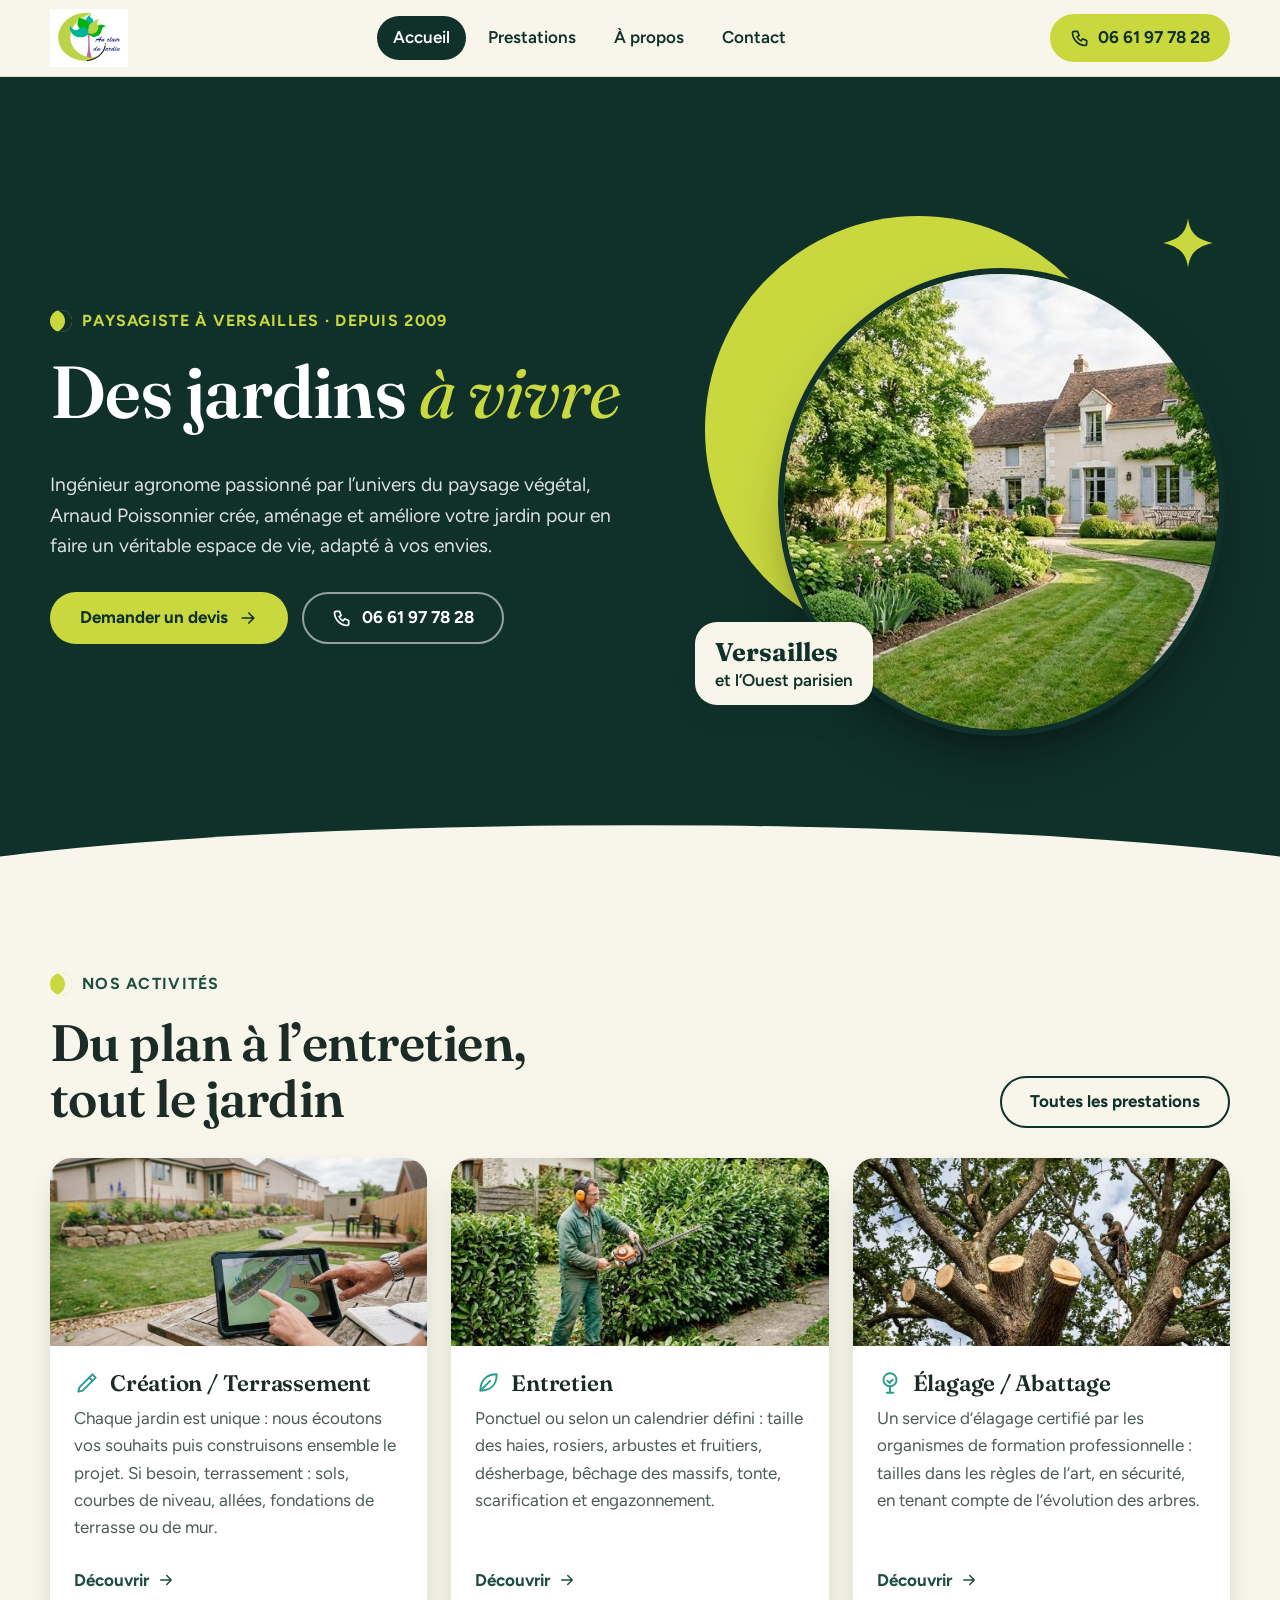
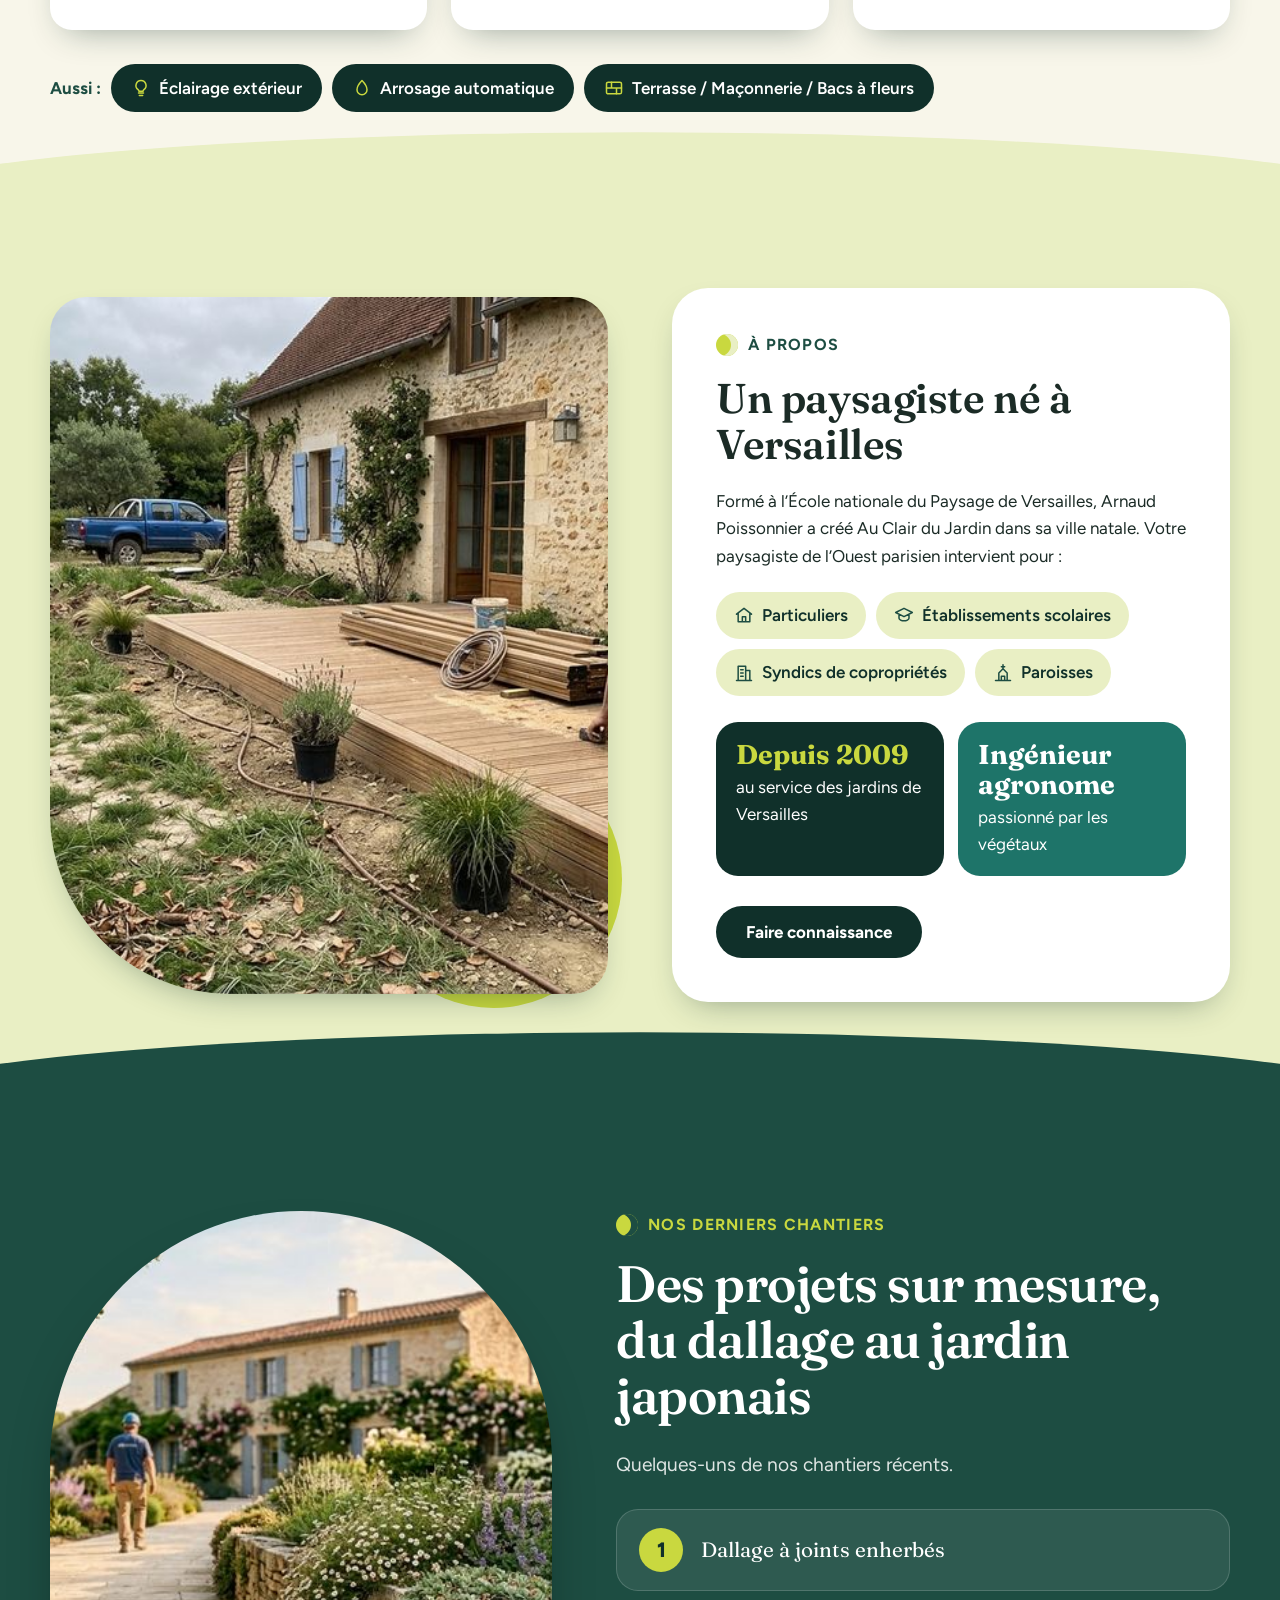
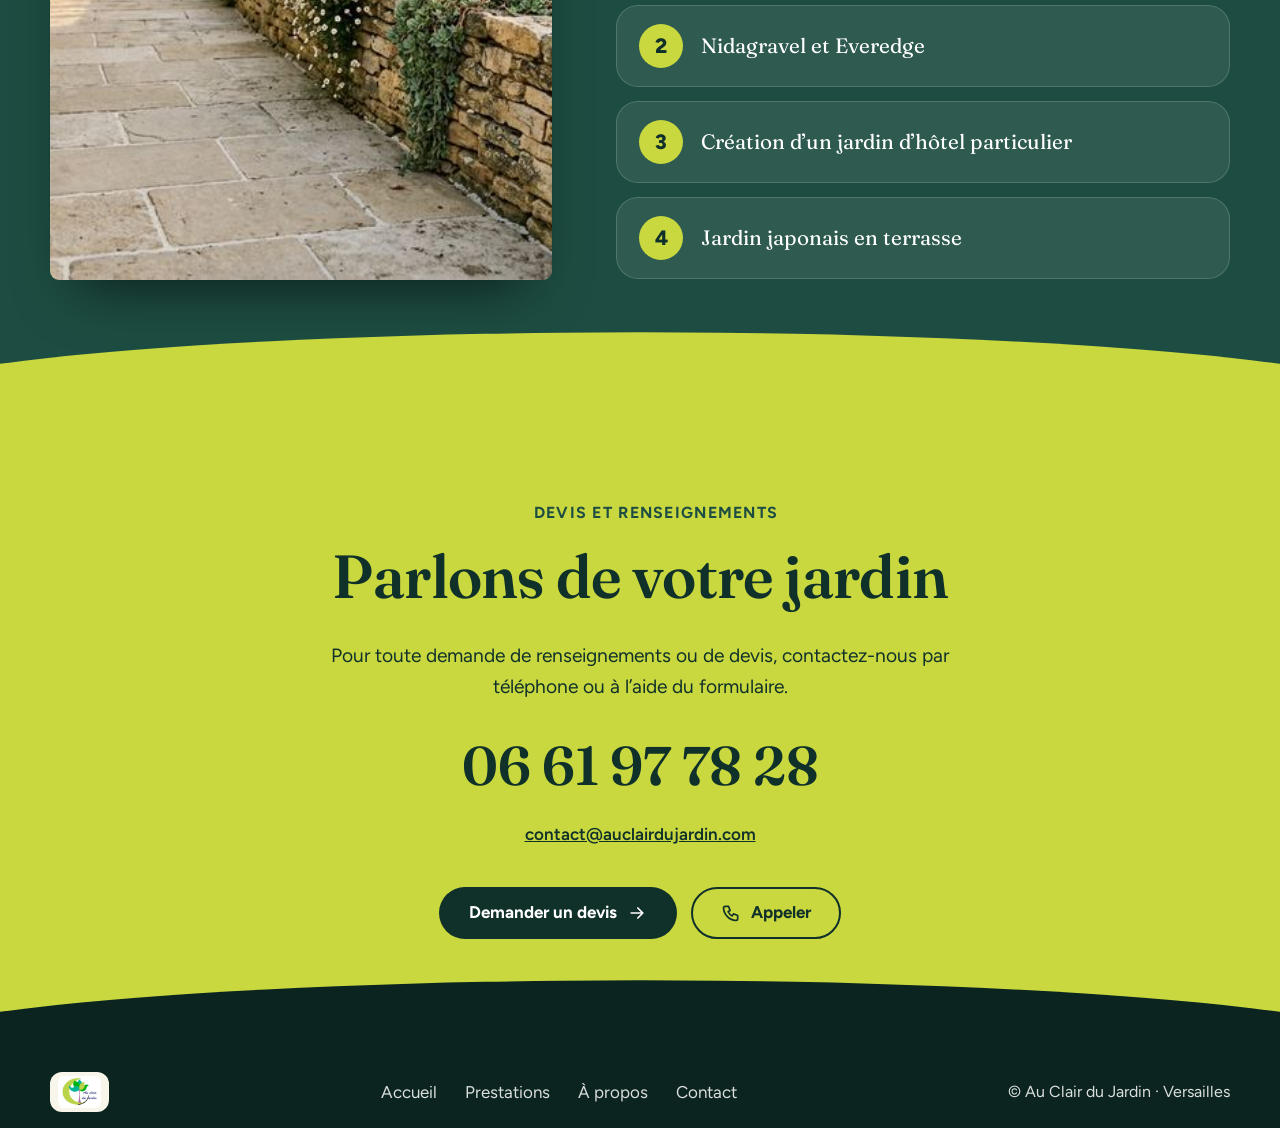
<file: index.html>
<!DOCTYPE html>
<html lang="fr">
<head>
<meta charset="utf-8">
<meta name="viewport" content="width=device-width,initial-scale=1">
<title>Au Clair du Jardin – Paysagiste à Versailles</title>
<meta name="description" content="Au Clair du Jardin, paysagiste à Versailles : création et terrassement, entretien, élagage, éclairage, arrosage, terrasses et maçonnerie paysagère.">
<meta name="robots" content="noindex, nofollow">
<link rel="icon" href="images/logo.png" type="image/png">
<link rel="preconnect" href="https://fonts.googleapis.com">
<link rel="preconnect" href="https://fonts.gstatic.com" crossorigin>
<link rel="stylesheet" href="https://fonts.googleapis.com/css2?family=Figtree:wght@400;600;700;800&family=Fraunces:ital,opsz,wght@0,9..144,500;0,9..144,600;1,9..144,400&display=swap">
<link rel="stylesheet" href="css/style.css">
</head>
<body>
<svg width="0" height="0" style="position:absolute" aria-hidden="true" focusable="false">
  <symbol id="i-tel" viewBox="0 0 24 24"><path fill="none" stroke="currentColor" stroke-width="2" stroke-linecap="round" stroke-linejoin="round" d="M5 4h4l2 5-2.5 1.5a11 11 0 0 0 5 5L15 13l5 2v4a2 2 0 0 1-2 2A16 16 0 0 1 3 6a2 2 0 0 1 2-2z"/></symbol>
  <symbol id="i-plan" viewBox="0 0 24 24"><g fill="none" stroke="currentColor" stroke-width="1.8" stroke-linecap="round" stroke-linejoin="round"><path d="M4 20l1-4L17 4l3 3L8 19z"/><path d="M14 7l3 3"/></g></symbol>
  <symbol id="i-feuille" viewBox="0 0 24 24"><g fill="none" stroke="currentColor" stroke-width="1.8" stroke-linecap="round" stroke-linejoin="round"><path d="M5 19C5 9 11 4 20 4c0 9-5 15-15 15z"/><path d="M5 19l9-9"/></g></symbol>
  <symbol id="i-arbre" viewBox="0 0 24 24"><g fill="none" stroke="currentColor" stroke-width="1.8" stroke-linecap="round" stroke-linejoin="round"><circle cx="12" cy="9" r="6"/><path d="M12 15v6M9 21h6M12 12l-2.5-2M12 11l2.5-2"/></g></symbol>
  <symbol id="i-lampe" viewBox="0 0 24 24"><g fill="none" stroke="currentColor" stroke-width="1.8" stroke-linecap="round" stroke-linejoin="round"><path d="M9 18h6M10 21h4M12 3a6 6 0 0 0-3.5 10.9c.6.5 1 1.2 1 2.1h5c0-.9.4-1.6 1-2.1A6 6 0 0 0 12 3z"/></g></symbol>
  <symbol id="i-goutte" viewBox="0 0 24 24"><g fill="none" stroke="currentColor" stroke-width="1.8" stroke-linecap="round" stroke-linejoin="round"><path d="M12 3s6 6.2 6 11a6 6 0 0 1-12 0c0-4.800 6-11 6-11z"/></g></symbol>
  <symbol id="i-briques" viewBox="0 0 24 24"><g fill="none" stroke="currentColor" stroke-width="1.8" stroke-linecap="round" stroke-linejoin="round"><rect x="3" y="5" width="18" height="14" rx="2"/><path d="M3 12h18M9 5v7M15 12v7"/></g></symbol>
  <symbol id="i-maison" viewBox="0 0 24 24"><g fill="none" stroke="currentColor" stroke-width="1.8" stroke-linecap="round" stroke-linejoin="round"><path d="M3 11l9-7 9 7M5 10v10h14V10M10 20v-6h4v6"/></g></symbol>
  <symbol id="i-ecole" viewBox="0 0 24 24"><g fill="none" stroke="currentColor" stroke-width="1.8" stroke-linecap="round" stroke-linejoin="round"><path d="M2 9l10-5 10 5-10 5zM6 11v5c0 1.500 3 3 6 3s6-1.500 6-3v-5"/></g></symbol>
  <symbol id="i-immeuble" viewBox="0 0 24 24"><g fill="none" stroke="currentColor" stroke-width="1.8" stroke-linecap="round" stroke-linejoin="round"><path d="M5 21V4h9v17M14 9h5v12M3 21h18M8 8h3M8 12h3M8 16h3"/></g></symbol>
  <symbol id="i-eglise" viewBox="0 0 24 24"><g fill="none" stroke="currentColor" stroke-width="1.8" stroke-linecap="round" stroke-linejoin="round"><path d="M12 2v5M10 4.500h4M7 21V12l5-5 5 5v9M3 21h18M10 21v-5h4v5"/></g></symbol>
  <symbol id="i-fleche" viewBox="0 0 24 24"><path fill="none" stroke="currentColor" stroke-width="2" stroke-linecap="round" stroke-linejoin="round" d="M5 12h14M13 6l6 6-6 6"/></symbol>
  <symbol id="i-etoile" viewBox="0 0 24 24"><path fill="currentColor" d="M12 1c.8 6 3.200 9.200 11 11-7.800 1.800-10.200 5-11 11-.8-6-3.200-9.200-11-11 7.800-1.800 10.200-5 11-11z"/></symbol>
</svg>
<a class="skip" href="#contenu">Aller au contenu</a>

<header class="site-header">
  <div class="wrap bar">
    <a class="logo" href="https://webaunet.github.io/au-clair-du-jardin/" aria-label="Au Clair du Jardin – accueil"><img src="images/logo.png" width="263" height="195" alt="Au Clair du Jardin"></a>
    <nav class="nav" id="nav" aria-label="Navigation principale">
      <ul class="nav-list">
        <li><a href="index.html" aria-current="page">Accueil</a></li>
        <li><a href="prestations.html">Prestations</a></li>
        <li><a href="a-propos.html">À propos</a></li>
        <li><a href="contact.html">Contact</a></li>
      </ul>
    </nav>
    <div class="bar-actions">
      <a class="call" href="tel:+33661977828" aria-label="Appeler le 06 61 97 78 28"><svg aria-hidden="true"><use href="#i-tel"/></svg><span>06 61 97 78 28</span></a>
      <button class="burger" type="button" aria-expanded="false" aria-controls="nav" aria-label="Ouvrir le menu"><span></span><span></span><span></span></button>
    </div>
  </div>
</header>

<main id="contenu">

<section class="s s-dark hero" aria-labelledby="t-hero">
  <div class="wrap hero-grid">
    <div>
      <span class="eyebrow">Paysagiste à Versailles · depuis 2009</span>
      <h1 id="t-hero">Des jardins <em>à vivre</em></h1>
      <p class="lead">Ingénieur agronome passionné par l’univers du paysage végétal, Arnaud Poissonnier crée, aménage et améliore votre jardin pour en faire un véritable espace de vie, adapté à vos envies.</p>
      <div class="actions">
        <a class="btn btn-lune" href="contact.html">Demander un devis <svg aria-hidden="true"><use href="#i-fleche"/></svg></a>
        <a class="btn btn-contour" href="tel:+33661977828"><svg aria-hidden="true"><use href="#i-tel"/></svg>06 61 97 78 28</a>
      </div>
    </div>
    <div class="moon">
      <div class="photo"><img src="images/jardin-entretien.jpg" width="1100" height="600" alt="Jardin paysager avec allée de gravier, pelouse tondue et massifs fleuris devant une maison de pierre"></div>
      <svg class="etoile" aria-hidden="true"><use href="#i-etoile"/></svg>
      <div class="badge"><b>Versailles</b>et l’Ouest parisien</div>
    </div>
  </div>
</section>

<section class="s prest" id="prestations" aria-labelledby="t-prest">
  <div class="wrap">
    <div class="tete rv">
      <div>
        <span class="eyebrow">Nos activités</span>
        <h2 id="t-prest">Du plan à l’entretien, tout le jardin</h2>
      </div>
      <a class="btn btn-contour-nuit" href="prestations.html">Toutes les prestations</a>
    </div>
    <div class="cartes">
      <article class="carte rv">
        <div class="vis"><img src="images/conception-jardin.jpg" width="1000" height="545" loading="lazy" alt="Projet de jardin présenté sur une tablette, devant un jardin aménagé"></div>
        <div class="corps"><h3><svg aria-hidden="true"><use href="#i-plan"/></svg>Création / Terrassement</h3>
        <p>Chaque jardin est unique : nous écoutons vos souhaits puis construisons ensemble le projet. Si besoin, terrassement : sols, courbes de niveau, allées, fondations de terrasse ou de mur.</p>
        <a class="plus" href="prestations.html#creation">Découvrir <svg width="18" height="18" aria-hidden="true"><use href="#i-fleche"/></svg></a></div>
      </article>
      <article class="carte rv">
        <div class="vis"><img src="images/taille-haies.jpg" width="900" height="672" loading="lazy" alt="Jardinier taillant une haie au taille-haie électrique"></div>
        <div class="corps"><h3><svg aria-hidden="true"><use href="#i-feuille"/></svg>Entretien</h3>
        <p>Ponctuel ou selon un calendrier défini : taille des haies, rosiers, arbustes et fruitiers, désherbage, bêchage des massifs, tonte, scarification et engazonnement.</p>
        <a class="plus" href="prestations.html#entretien">Découvrir <svg width="18" height="18" aria-hidden="true"><use href="#i-fleche"/></svg></a></div>
      </article>
      <article class="carte rv">
        <div class="vis"><img src="images/elagage-arbre.jpg" width="900" height="491" loading="lazy" alt="Grand arbre élagué, avec un grimpeur dans la couronne"></div>
        <div class="corps"><h3><svg aria-hidden="true"><use href="#i-arbre"/></svg>Élagage / Abattage</h3>
        <p>Un service d’élagage certifié par les organismes de formation professionnelle : tailles dans les règles de l’art, en sécurité, en tenant compte de l’évolution des arbres.</p>
        <a class="plus" href="prestations.html#elagage">Découvrir <svg width="18" height="18" aria-hidden="true"><use href="#i-fleche"/></svg></a></div>
      </article>
    </div>
    <ul class="aussi rv">
      <li><span>Aussi :</span></li>
      <li><a href="prestations.html#eclairage"><svg aria-hidden="true"><use href="#i-lampe"/></svg>Éclairage extérieur</a></li>
      <li><a href="prestations.html#arrosage"><svg aria-hidden="true"><use href="#i-goutte"/></svg>Arrosage automatique</a></li>
      <li><a href="prestations.html#terrasse"><svg aria-hidden="true"><use href="#i-briques"/></svg>Terrasse / Maçonnerie / Bacs à fleurs</a></li>
    </ul>
  </div>
</section>

<section class="s apropos" aria-labelledby="t-ap">
  <div class="wrap ap-grid">
    <div class="ap-photo rv"><img src="images/terrasse-bois.jpg" width="1000" height="545" loading="lazy" alt="Pose d’une terrasse en bois devant une maison de pierre aux volets bleus"></div>
    <div class="carte-ap rv">
      <span class="eyebrow">À propos</span>
      <h2 id="t-ap">Un paysagiste né à Versailles</h2>
      <p>Formé à l’École nationale du Paysage de Versailles, Arnaud Poissonnier a créé Au Clair du Jardin dans sa ville natale. Votre paysagiste de l’Ouest parisien intervient pour :</p>
      <ul class="pour">
        <li><svg aria-hidden="true"><use href="#i-maison"/></svg>Particuliers</li>
        <li><svg aria-hidden="true"><use href="#i-ecole"/></svg>Établissements scolaires</li>
        <li><svg aria-hidden="true"><use href="#i-immeuble"/></svg>Syndics de copropriétés</li>
        <li><svg aria-hidden="true"><use href="#i-eglise"/></svg>Paroisses</li>
      </ul>
      <div class="faits">
        <div class="fait"><b>Depuis 2009</b>au service des jardins de Versailles</div>
        <div class="fait"><b>Ingénieur agronome</b>passionné par les végétaux</div>
      </div>
      <div class="actions"><a class="btn btn-nuit" href="a-propos.html">Faire connaissance</a></div>
    </div>
  </div>
</section>

<section class="s s-dark chantiers" aria-labelledby="t-ch">
  <div class="wrap ch-grid">
    <div class="ch-photo rv"><img src="images/allee-dallee.jpg" width="900" height="491" loading="lazy" alt="Allée dallée en pierre claire longeant un muret fleuri, devant une maison"></div>
    <div class="rv">
      <span class="eyebrow">Nos derniers chantiers</span>
      <h2 id="t-ch">Des projets sur mesure, du dallage au jardin japonais</h2>
      <p class="lead">Quelques-uns de nos chantiers récents.</p>
      <ol class="ch-liste">
        <li>Dallage à joints enherbés</li>
        <li>Nidagravel et Everedge</li>
        <li>Création d’un jardin d’hôtel particulier</li>
        <li>Jardin japonais en terrasse</li>
      </ol>
    </div>
  </div>
</section>

<section class="s cta" aria-labelledby="t-cta">
  <div class="wrap rv">
    <span class="eyebrow">Devis et renseignements</span>
    <h2 id="t-cta">Parlons de votre jardin</h2>
    <p class="lead" style="margin-inline:auto;color:var(--nuit)">Pour toute demande de renseignements ou de devis, contactez-nous par téléphone ou à l’aide du formulaire.</p>
    <a class="tel" href="tel:+33661977828">06 61 97 78 28</a>
    <a class="mail" href="mailto:contact@auclairdujardin.com">contact@auclairdujardin.com</a>
    <div class="actions">
      <a class="btn btn-nuit" href="contact.html">Demander un devis <svg aria-hidden="true"><use href="#i-fleche"/></svg></a>
      <a class="btn btn-contour-nuit" href="tel:+33661977828"><svg aria-hidden="true"><use href="#i-tel"/></svg>Appeler</a>
    </div>
  </div>
</section>

</main>

<footer class="site-footer">
  <div class="wrap pied">
    <img src="images/logo.png" width="263" height="195" alt="Au Clair du Jardin" loading="lazy">
    <ul>
      <li><a href="index.html">Accueil</a></li>
      <li><a href="prestations.html">Prestations</a></li>
      <li><a href="a-propos.html">À propos</a></li>
      <li><a href="contact.html">Contact</a></li>
    </ul>
    <small>© Au Clair du Jardin · Versailles</small>
  </div>
</footer>
<script src="js/main.js"></script>
</body>
</html>
</file>
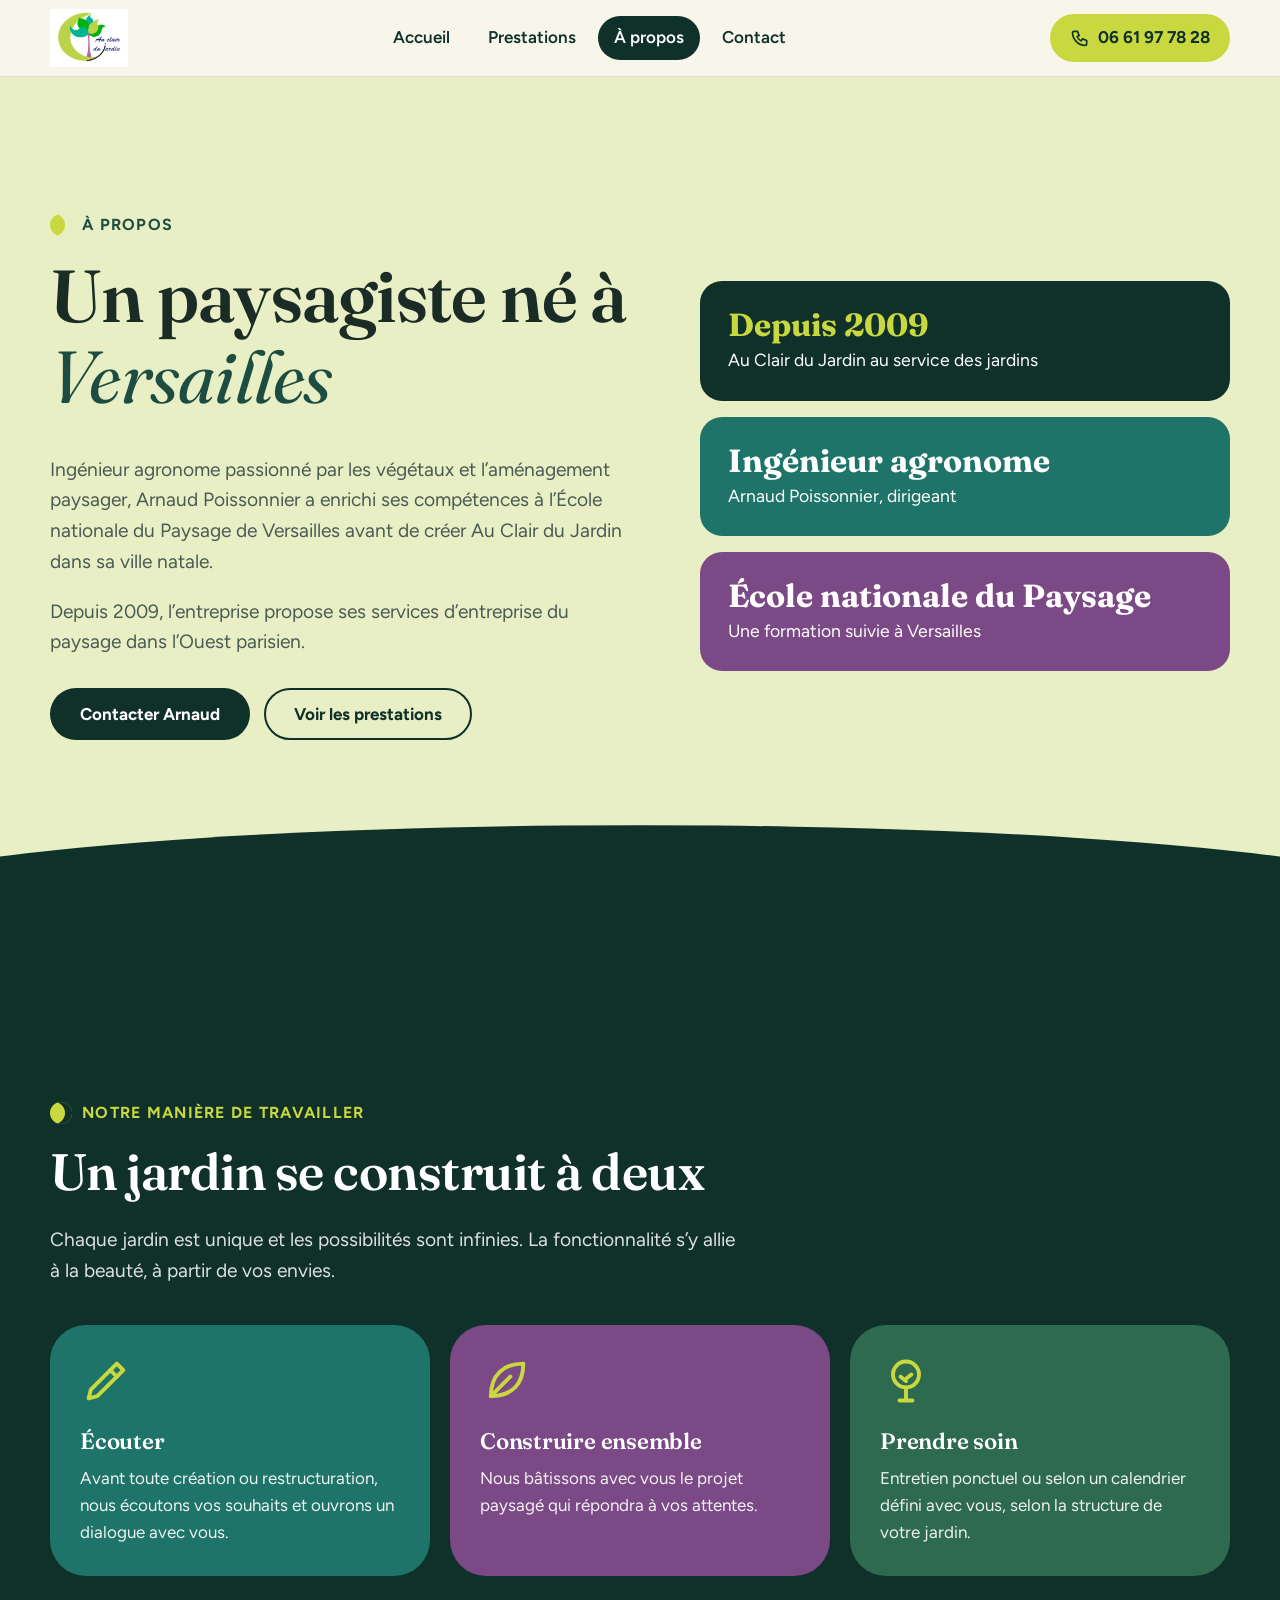
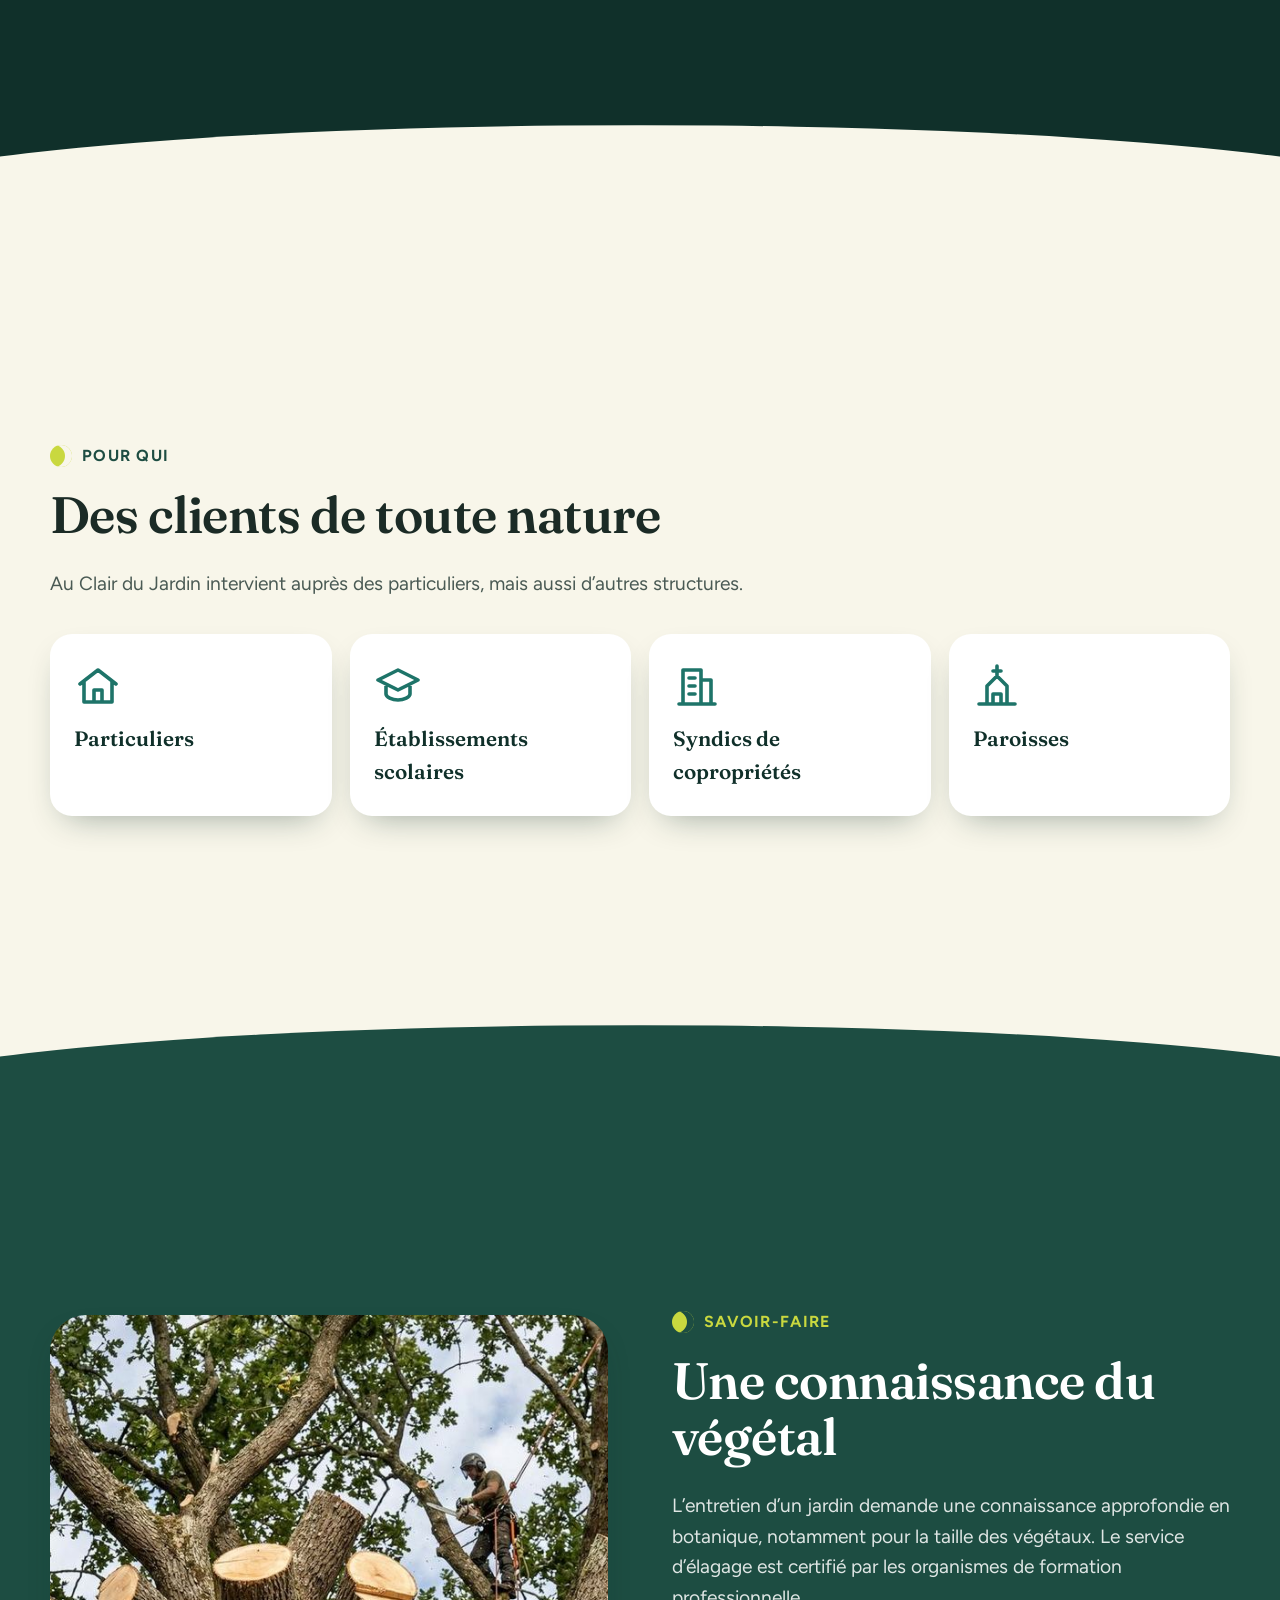
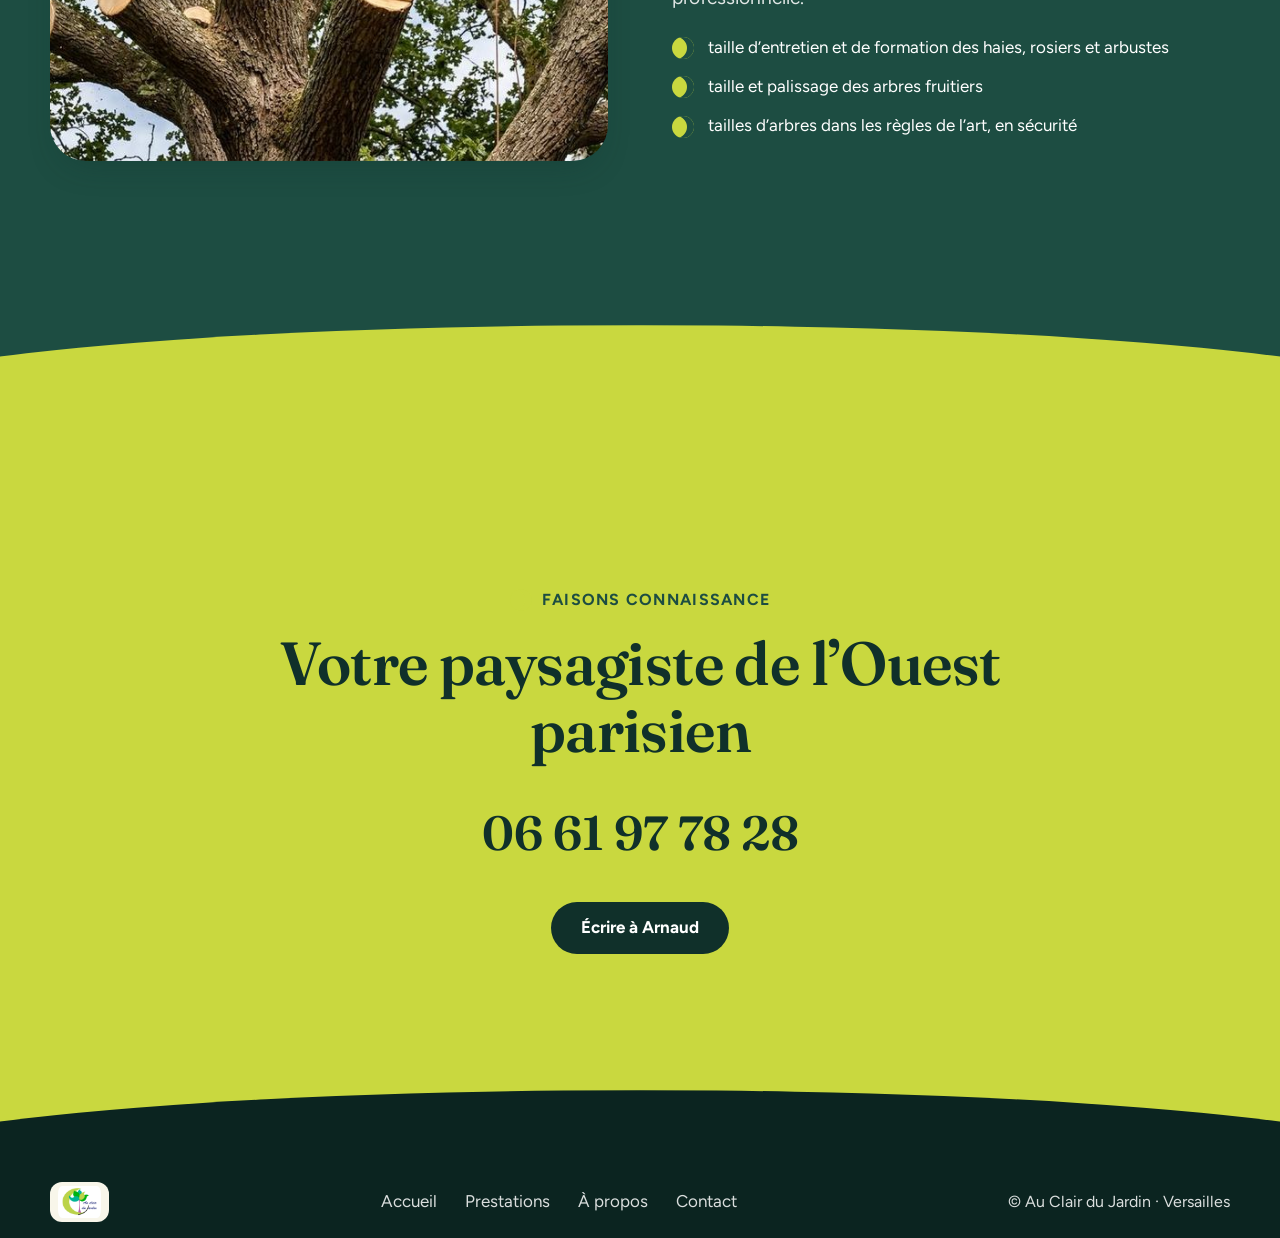
<file: a-propos.html>
<!DOCTYPE html>
<html lang="fr">
<head>
<meta charset="utf-8">
<meta name="viewport" content="width=device-width,initial-scale=1">
<title>À propos – Au Clair du Jardin, paysagiste à Versailles</title>
<meta name="description" content="Arnaud Poissonnier, ingénieur agronome formé à l'École nationale du Paysage de Versailles, a créé Au Clair du Jardin en 2009 à Versailles.">
<meta name="robots" content="noindex, nofollow">
<link rel="icon" href="images/logo.png" type="image/png">
<link rel="preconnect" href="https://fonts.googleapis.com">
<link rel="preconnect" href="https://fonts.gstatic.com" crossorigin>
<link rel="stylesheet" href="https://fonts.googleapis.com/css2?family=Figtree:wght@400;600;700;800&family=Fraunces:ital,opsz,wght@0,9..144,500;0,9..144,600;1,9..144,400&display=swap">
<link rel="stylesheet" href="css/style.css">
</head>
<body>
<svg width="0" height="0" style="position:absolute" aria-hidden="true" focusable="false">
  <symbol id="i-tel" viewBox="0 0 24 24"><path fill="none" stroke="currentColor" stroke-width="2" stroke-linecap="round" stroke-linejoin="round" d="M5 4h4l2 5-2.5 1.5a11 11 0 0 0 5 5L15 13l5 2v4a2 2 0 0 1-2 2A16 16 0 0 1 3 6a2 2 0 0 1 2-2z"/></symbol>
  <symbol id="i-plan" viewBox="0 0 24 24"><g fill="none" stroke="currentColor" stroke-width="1.8" stroke-linecap="round" stroke-linejoin="round"><path d="M4 20l1-4L17 4l3 3L8 19z"/><path d="M14 7l3 3"/></g></symbol>
  <symbol id="i-feuille" viewBox="0 0 24 24"><g fill="none" stroke="currentColor" stroke-width="1.8" stroke-linecap="round" stroke-linejoin="round"><path d="M5 19C5 9 11 4 20 4c0 9-5 15-15 15z"/><path d="M5 19l9-9"/></g></symbol>
  <symbol id="i-arbre" viewBox="0 0 24 24"><g fill="none" stroke="currentColor" stroke-width="1.8" stroke-linecap="round" stroke-linejoin="round"><circle cx="12" cy="9" r="6"/><path d="M12 15v6M9 21h6M12 12l-2.5-2M12 11l2.5-2"/></g></symbol>
  <symbol id="i-lampe" viewBox="0 0 24 24"><g fill="none" stroke="currentColor" stroke-width="1.8" stroke-linecap="round" stroke-linejoin="round"><path d="M9 18h6M10 21h4M12 3a6 6 0 0 0-3.5 10.9c.6.5 1 1.2 1 2.1h5c0-.9.4-1.6 1-2.1A6 6 0 0 0 12 3z"/></g></symbol>
  <symbol id="i-goutte" viewBox="0 0 24 24"><g fill="none" stroke="currentColor" stroke-width="1.8" stroke-linecap="round" stroke-linejoin="round"><path d="M12 3s6 6.2 6 11a6 6 0 0 1-12 0c0-4.800 6-11 6-11z"/></g></symbol>
  <symbol id="i-briques" viewBox="0 0 24 24"><g fill="none" stroke="currentColor" stroke-width="1.8" stroke-linecap="round" stroke-linejoin="round"><rect x="3" y="5" width="18" height="14" rx="2"/><path d="M3 12h18M9 5v7M15 12v7"/></g></symbol>
  <symbol id="i-maison" viewBox="0 0 24 24"><g fill="none" stroke="currentColor" stroke-width="1.8" stroke-linecap="round" stroke-linejoin="round"><path d="M3 11l9-7 9 7M5 10v10h14V10M10 20v-6h4v6"/></g></symbol>
  <symbol id="i-ecole" viewBox="0 0 24 24"><g fill="none" stroke="currentColor" stroke-width="1.8" stroke-linecap="round" stroke-linejoin="round"><path d="M2 9l10-5 10 5-10 5zM6 11v5c0 1.500 3 3 6 3s6-1.500 6-3v-5"/></g></symbol>
  <symbol id="i-immeuble" viewBox="0 0 24 24"><g fill="none" stroke="currentColor" stroke-width="1.8" stroke-linecap="round" stroke-linejoin="round"><path d="M5 21V4h9v17M14 9h5v12M3 21h18M8 8h3M8 12h3M8 16h3"/></g></symbol>
  <symbol id="i-eglise" viewBox="0 0 24 24"><g fill="none" stroke="currentColor" stroke-width="1.8" stroke-linecap="round" stroke-linejoin="round"><path d="M12 2v5M10 4.500h4M7 21V12l5-5 5 5v9M3 21h18M10 21v-5h4v5"/></g></symbol>
  <symbol id="i-fleche" viewBox="0 0 24 24"><path fill="none" stroke="currentColor" stroke-width="2" stroke-linecap="round" stroke-linejoin="round" d="M5 12h14M13 6l6 6-6 6"/></symbol>
  <symbol id="i-etoile" viewBox="0 0 24 24"><path fill="currentColor" d="M12 1c.8 6 3.200 9.200 11 11-7.800 1.800-10.200 5-11 11-.8-6-3.200-9.200-11-11 7.800-1.800 10.200-5 11-11z"/></symbol>
</svg>
<a class="skip" href="#contenu">Aller au contenu</a>

<header class="site-header">
  <div class="wrap bar">
    <a class="logo" href="https://webaunet.github.io/au-clair-du-jardin/" aria-label="Au Clair du Jardin – accueil"><img src="images/logo.png" width="263" height="195" alt="Au Clair du Jardin"></a>
    <nav class="nav" id="nav" aria-label="Navigation principale">
      <ul class="nav-list">
        <li><a href="index.html">Accueil</a></li>
        <li><a href="prestations.html">Prestations</a></li>
        <li><a href="a-propos.html" aria-current="page">À propos</a></li>
        <li><a href="contact.html">Contact</a></li>
      </ul>
    </nav>
    <div class="bar-actions">
      <a class="call" href="tel:+33661977828" aria-label="Appeler le 06 61 97 78 28"><svg aria-hidden="true"><use href="#i-tel"/></svg><span>06 61 97 78 28</span></a>
      <button class="burger" type="button" aria-expanded="false" aria-controls="nav" aria-label="Ouvrir le menu"><span></span><span></span><span></span></button>
    </div>
  </div>
</header>

<main id="contenu">

<section class="s hero bg-pale nx-nuit" aria-labelledby="t-h">
  <div class="wrap hero-grid">
    <div>
      <span class="eyebrow">À propos</span>
      <h1 id="t-h">Un paysagiste né à <em style="color:var(--foret)">Versailles</em></h1>
      <p class="lead">Ingénieur agronome passionné par les végétaux et l’aménagement paysager, Arnaud Poissonnier a enrichi ses compétences à l’École nationale du Paysage de Versailles avant de créer Au Clair du Jardin dans sa ville natale.</p>
      <p class="lead">Depuis 2009, l’entreprise propose ses services d’entreprise du paysage dans l’Ouest parisien.</p>
      <div class="actions">
        <a class="btn btn-nuit" href="contact.html">Contacter Arnaud</a>
        <a class="btn btn-contour-nuit" href="prestations.html">Voir les prestations</a>
      </div>
    </div>
    <div class="faits-col">
      <div class="fait"><b>Depuis 2009</b>Au Clair du Jardin au service des jardins</div>
      <div class="fait"><b>Ingénieur agronome</b>Arnaud Poissonnier, dirigeant</div>
      <div class="fait"><b>École nationale du Paysage</b>Une formation suivie à Versailles</div>
    </div>
  </div>
</section>

<section class="s s-dark bg-nuit nx-creme" aria-labelledby="t-me">
  <div class="wrap">
    <span class="eyebrow">Notre manière de travailler</span>
    <h2 id="t-me" style="max-width:20ch">Un jardin se construit à deux</h2>
    <p class="lead">Chaque jardin est unique et les possibilités sont infinies. La fonctionnalité s’y allie à la beauté, à partir de vos envies.</p>
    <div class="etapes">
      <article class="etape rv">
        <svg aria-hidden="true"><use href="#i-plan"/></svg>
        <h3>Écouter</h3>
        <p>Avant toute création ou restructuration, nous écoutons vos souhaits et ouvrons un dialogue avec vous.</p>
      </article>
      <article class="etape rv">
        <svg aria-hidden="true"><use href="#i-feuille"/></svg>
        <h3>Construire ensemble</h3>
        <p>Nous bâtissons avec vous le projet paysagé qui répondra à vos attentes.</p>
      </article>
      <article class="etape rv">
        <svg aria-hidden="true"><use href="#i-arbre"/></svg>
        <h3>Prendre soin</h3>
        <p>Entretien ponctuel ou selon un calendrier défini avec vous, selon la structure de votre jardin.</p>
      </article>
    </div>
  </div>
</section>

<section class="s bg-creme nx-foret" aria-labelledby="t-pq">
  <div class="wrap">
    <span class="eyebrow">Pour qui</span>
    <h2 id="t-pq">Des clients de toute nature</h2>
    <p class="lead">Au Clair du Jardin intervient auprès des particuliers, mais aussi d’autres structures.</p>
    <ul class="quatre">
      <li class="rv"><svg aria-hidden="true"><use href="#i-maison"/></svg>Particuliers</li>
      <li class="rv"><svg aria-hidden="true"><use href="#i-ecole"/></svg>Établissements scolaires</li>
      <li class="rv"><svg aria-hidden="true"><use href="#i-immeuble"/></svg>Syndics de copropriétés</li>
      <li class="rv"><svg aria-hidden="true"><use href="#i-eglise"/></svg>Paroisses</li>
    </ul>
  </div>
</section>

<section class="s s-dark bg-foret nx-lune" aria-labelledby="t-sf">
  <div class="wrap split">
    <div class="vig rv"><img src="images/elagage-arbre.jpg" width="900" height="491" loading="lazy" alt="Grand arbre élagué, avec un grimpeur dans la couronne"></div>
    <div class="rv">
      <span class="eyebrow">Savoir-faire</span>
      <h2 id="t-sf">Une connaissance du végétal</h2>
      <p class="lead">L’entretien d’un jardin demande une connaissance approfondie en botanique, notamment pour la taille des végétaux. Le service d’élagage est certifié par les organismes de formation professionnelle.</p>
      <ul class="coches">
        <li>taille d’entretien et de formation des haies, rosiers et arbustes</li>
        <li>taille et palissage des arbres fruitiers</li>
        <li>tailles d’arbres dans les règles de l’art, en sécurité</li>
      </ul>
    </div>
  </div>
</section>

<section class="s cta court bg-lune nx-pied" aria-labelledby="t-ct">
  <div class="wrap rv">
    <span class="eyebrow">Faisons connaissance</span>
    <h2 id="t-ct">Votre paysagiste de l’Ouest parisien</h2>
    <a class="grand" href="tel:+33661977828">06 61 97 78 28</a>
    <div class="actions">
      <a class="btn btn-nuit" href="contact.html">Écrire à Arnaud</a>
    </div>
  </div>
</section>

</main>


<footer class="site-footer">
  <div class="wrap pied">
    <img src="images/logo.png" width="263" height="195" alt="Au Clair du Jardin" loading="lazy">
    <ul>
      <li><a href="index.html">Accueil</a></li>
      <li><a href="prestations.html">Prestations</a></li>
      <li><a href="a-propos.html">À propos</a></li>
      <li><a href="contact.html">Contact</a></li>
    </ul>
    <small>© Au Clair du Jardin · Versailles</small>
  </div>
</footer>
<script src="js/main.js"></script>
</body>
</html>
</file>
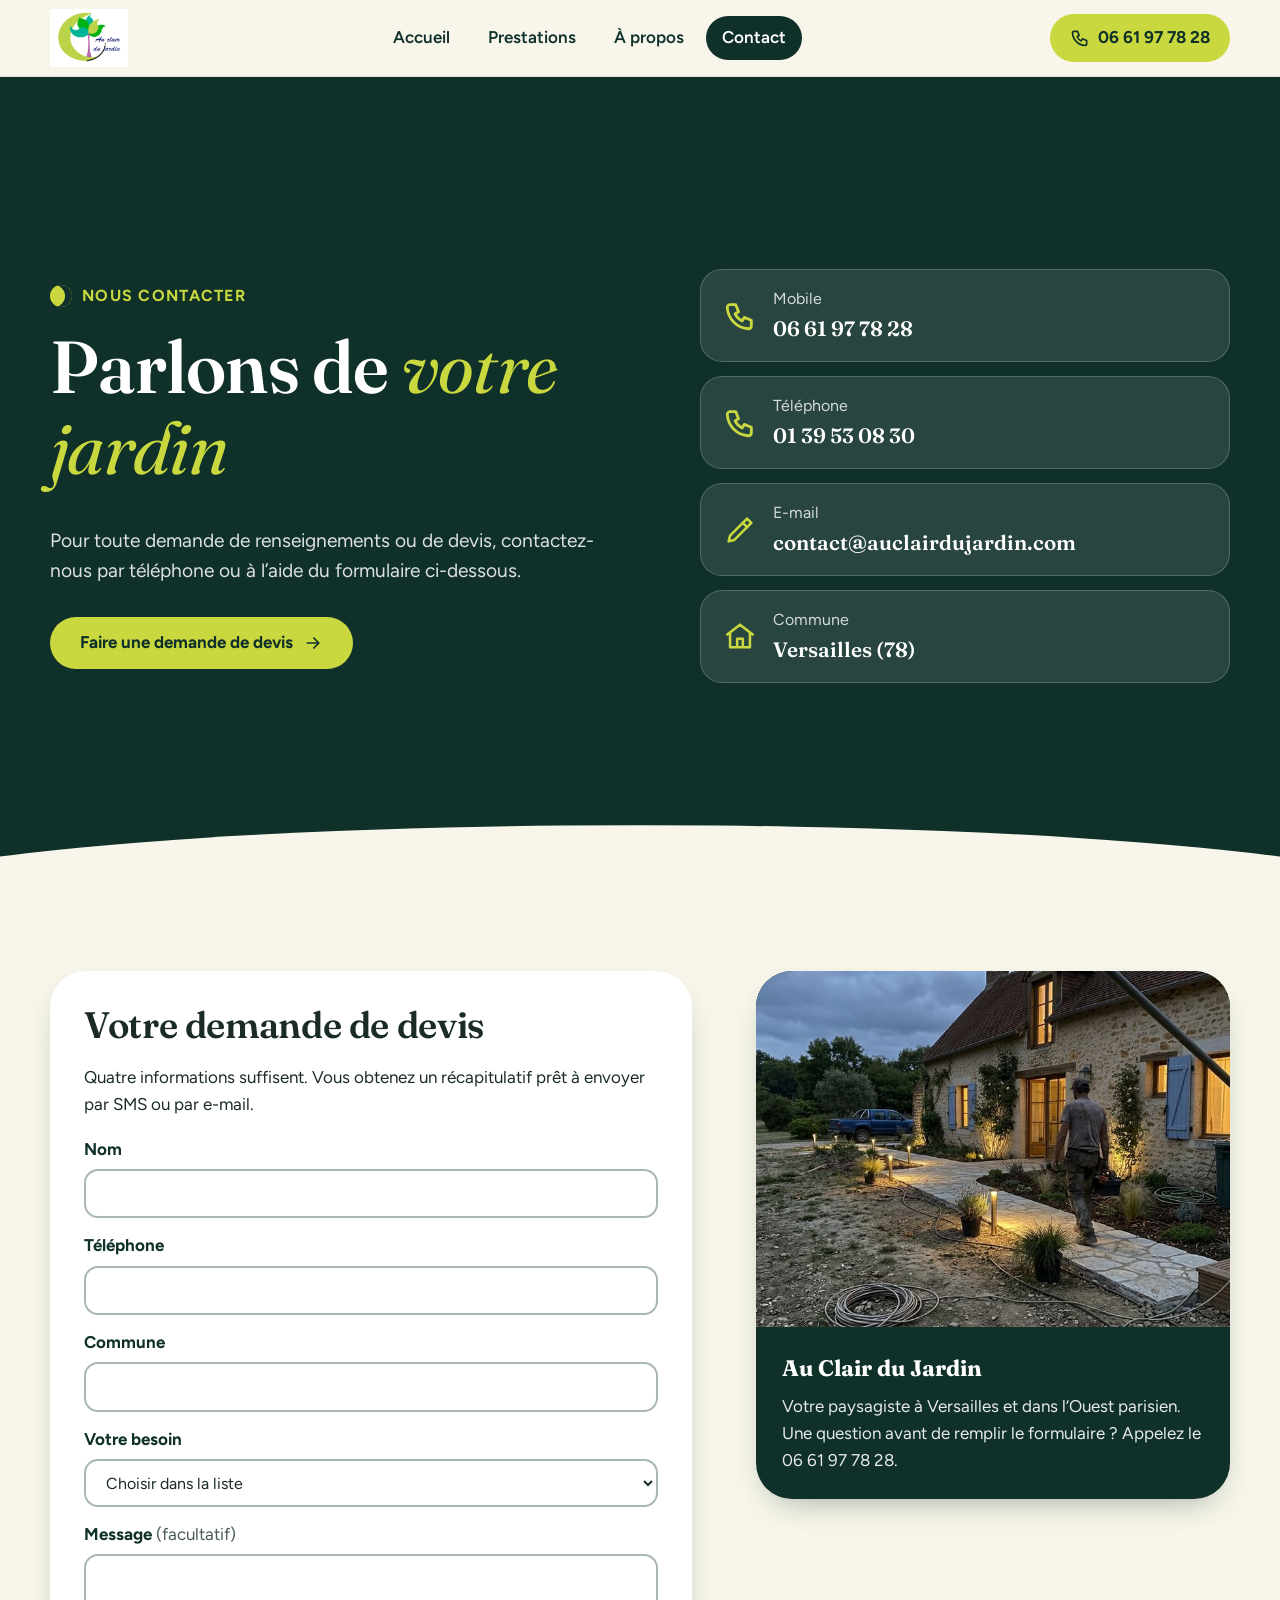
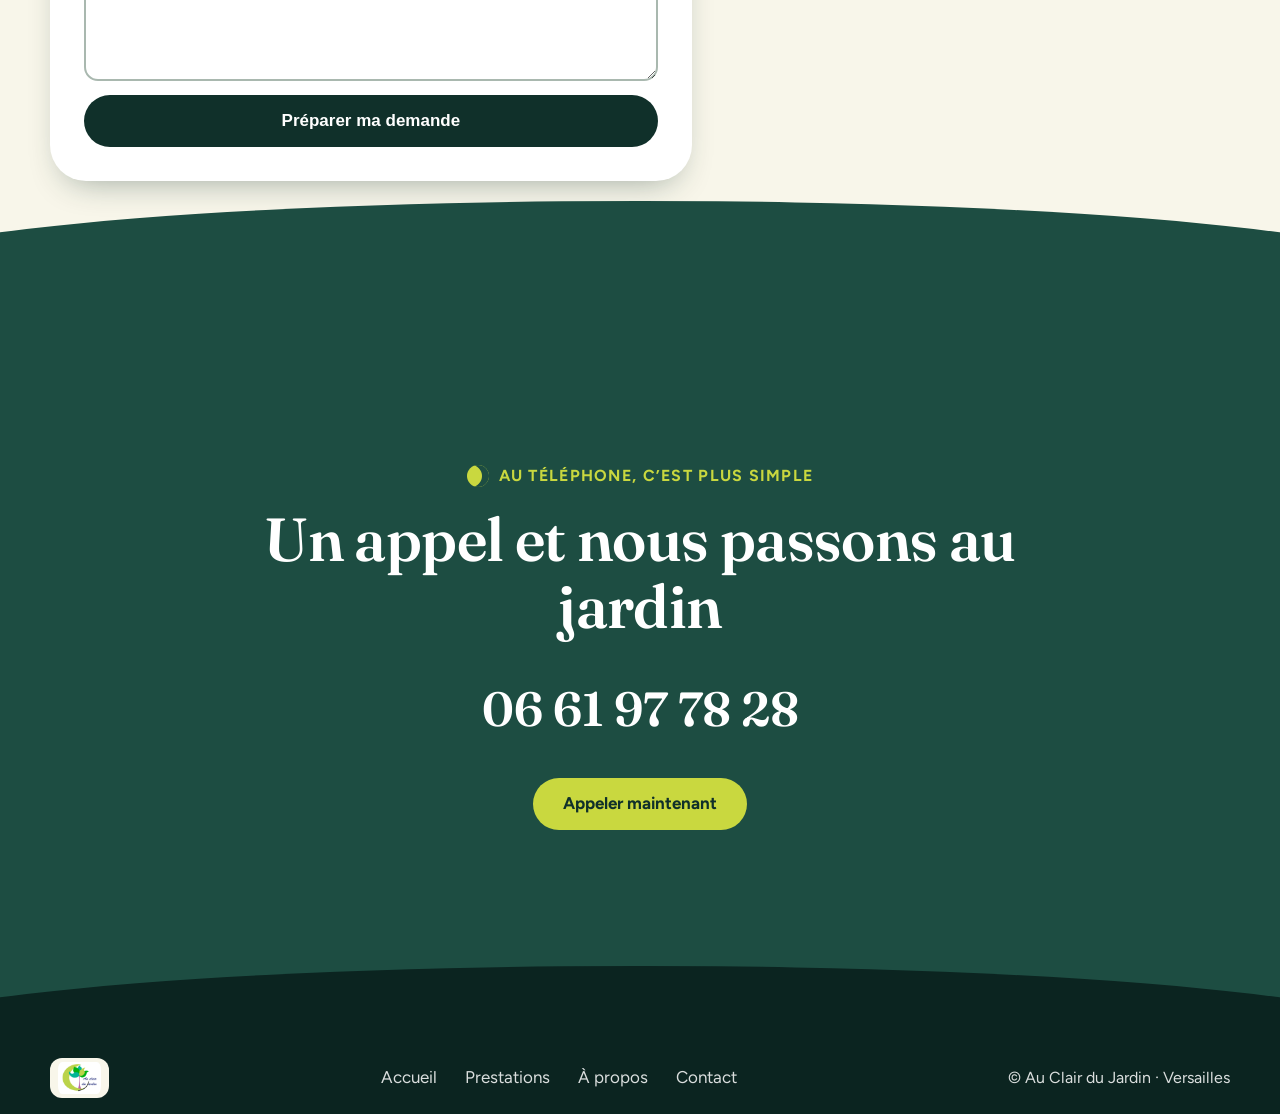
<file: contact.html>
<!DOCTYPE html>
<html lang="fr">
<head>
<meta charset="utf-8">
<meta name="viewport" content="width=device-width,initial-scale=1">
<title>Contact et devis – Au Clair du Jardin, paysagiste à Versailles</title>
<meta name="description" content="Contactez Au Clair du Jardin à Versailles par téléphone ou avec le formulaire pour une demande de renseignements ou de devis.">
<meta name="robots" content="noindex, nofollow">
<link rel="icon" href="images/logo.png" type="image/png">
<link rel="preconnect" href="https://fonts.googleapis.com">
<link rel="preconnect" href="https://fonts.gstatic.com" crossorigin>
<link rel="stylesheet" href="https://fonts.googleapis.com/css2?family=Figtree:wght@400;600;700;800&family=Fraunces:ital,opsz,wght@0,9..144,500;0,9..144,600;1,9..144,400&display=swap">
<link rel="stylesheet" href="css/style.css">
</head>
<body>
<svg width="0" height="0" style="position:absolute" aria-hidden="true" focusable="false">
  <symbol id="i-tel" viewBox="0 0 24 24"><path fill="none" stroke="currentColor" stroke-width="2" stroke-linecap="round" stroke-linejoin="round" d="M5 4h4l2 5-2.5 1.5a11 11 0 0 0 5 5L15 13l5 2v4a2 2 0 0 1-2 2A16 16 0 0 1 3 6a2 2 0 0 1 2-2z"/></symbol>
  <symbol id="i-plan" viewBox="0 0 24 24"><g fill="none" stroke="currentColor" stroke-width="1.8" stroke-linecap="round" stroke-linejoin="round"><path d="M4 20l1-4L17 4l3 3L8 19z"/><path d="M14 7l3 3"/></g></symbol>
  <symbol id="i-feuille" viewBox="0 0 24 24"><g fill="none" stroke="currentColor" stroke-width="1.8" stroke-linecap="round" stroke-linejoin="round"><path d="M5 19C5 9 11 4 20 4c0 9-5 15-15 15z"/><path d="M5 19l9-9"/></g></symbol>
  <symbol id="i-arbre" viewBox="0 0 24 24"><g fill="none" stroke="currentColor" stroke-width="1.8" stroke-linecap="round" stroke-linejoin="round"><circle cx="12" cy="9" r="6"/><path d="M12 15v6M9 21h6M12 12l-2.5-2M12 11l2.5-2"/></g></symbol>
  <symbol id="i-lampe" viewBox="0 0 24 24"><g fill="none" stroke="currentColor" stroke-width="1.8" stroke-linecap="round" stroke-linejoin="round"><path d="M9 18h6M10 21h4M12 3a6 6 0 0 0-3.5 10.9c.6.5 1 1.2 1 2.1h5c0-.9.4-1.6 1-2.1A6 6 0 0 0 12 3z"/></g></symbol>
  <symbol id="i-goutte" viewBox="0 0 24 24"><g fill="none" stroke="currentColor" stroke-width="1.8" stroke-linecap="round" stroke-linejoin="round"><path d="M12 3s6 6.2 6 11a6 6 0 0 1-12 0c0-4.800 6-11 6-11z"/></g></symbol>
  <symbol id="i-briques" viewBox="0 0 24 24"><g fill="none" stroke="currentColor" stroke-width="1.8" stroke-linecap="round" stroke-linejoin="round"><rect x="3" y="5" width="18" height="14" rx="2"/><path d="M3 12h18M9 5v7M15 12v7"/></g></symbol>
  <symbol id="i-maison" viewBox="0 0 24 24"><g fill="none" stroke="currentColor" stroke-width="1.8" stroke-linecap="round" stroke-linejoin="round"><path d="M3 11l9-7 9 7M5 10v10h14V10M10 20v-6h4v6"/></g></symbol>
  <symbol id="i-ecole" viewBox="0 0 24 24"><g fill="none" stroke="currentColor" stroke-width="1.8" stroke-linecap="round" stroke-linejoin="round"><path d="M2 9l10-5 10 5-10 5zM6 11v5c0 1.500 3 3 6 3s6-1.500 6-3v-5"/></g></symbol>
  <symbol id="i-immeuble" viewBox="0 0 24 24"><g fill="none" stroke="currentColor" stroke-width="1.8" stroke-linecap="round" stroke-linejoin="round"><path d="M5 21V4h9v17M14 9h5v12M3 21h18M8 8h3M8 12h3M8 16h3"/></g></symbol>
  <symbol id="i-eglise" viewBox="0 0 24 24"><g fill="none" stroke="currentColor" stroke-width="1.8" stroke-linecap="round" stroke-linejoin="round"><path d="M12 2v5M10 4.500h4M7 21V12l5-5 5 5v9M3 21h18M10 21v-5h4v5"/></g></symbol>
  <symbol id="i-fleche" viewBox="0 0 24 24"><path fill="none" stroke="currentColor" stroke-width="2" stroke-linecap="round" stroke-linejoin="round" d="M5 12h14M13 6l6 6-6 6"/></symbol>
  <symbol id="i-etoile" viewBox="0 0 24 24"><path fill="currentColor" d="M12 1c.8 6 3.200 9.200 11 11-7.800 1.800-10.200 5-11 11-.8-6-3.200-9.200-11-11 7.800-1.800 10.200-5 11-11z"/></symbol>
</svg>
<a class="skip" href="#contenu">Aller au contenu</a>

<header class="site-header">
  <div class="wrap bar">
    <a class="logo" href="https://webaunet.github.io/au-clair-du-jardin/" aria-label="Au Clair du Jardin – accueil"><img src="images/logo.png" width="263" height="195" alt="Au Clair du Jardin"></a>
    <nav class="nav" id="nav" aria-label="Navigation principale">
      <ul class="nav-list">
        <li><a href="index.html">Accueil</a></li>
        <li><a href="prestations.html">Prestations</a></li>
        <li><a href="a-propos.html">À propos</a></li>
        <li><a href="contact.html" aria-current="page">Contact</a></li>
      </ul>
    </nav>
    <div class="bar-actions">
      <a class="call" href="tel:+33661977828" aria-label="Appeler le 06 61 97 78 28"><svg aria-hidden="true"><use href="#i-tel"/></svg><span>06 61 97 78 28</span></a>
      <button class="burger" type="button" aria-expanded="false" aria-controls="nav" aria-label="Ouvrir le menu"><span></span><span></span><span></span></button>
    </div>
  </div>
</header>

<main id="contenu">

<section class="s s-dark hero bg-nuit nx-creme" aria-labelledby="t-h">
  <div class="wrap hero-grid">
    <div>
      <span class="eyebrow">Nous contacter</span>
      <h1 id="t-h">Parlons de <em>votre jardin</em></h1>
      <p class="lead">Pour toute demande de renseignements ou de devis, contactez-nous par téléphone ou à l’aide du formulaire ci-dessous.</p>
      <div class="actions">
        <a class="btn btn-lune" href="#formulaire">Faire une demande de devis <svg aria-hidden="true"><use href="#i-fleche"/></svg></a>
      </div>
    </div>
    <ul class="coord">
      <li><a href="tel:+33661977828"><svg aria-hidden="true"><use href="#i-tel"/></svg><span><small>Mobile</small><b>06 61 97 78 28</b></span></a></li>
      <li><a href="tel:+33139530830"><svg aria-hidden="true"><use href="#i-tel"/></svg><span><small>Téléphone</small><b>01 39 53 08 30</b></span></a></li>
      <li><a href="mailto:contact@auclairdujardin.com"><svg aria-hidden="true"><use href="#i-plan"/></svg><span><small>E-mail</small><b>contact@auclairdujardin.com</b></span></a></li>
      <li><div><svg aria-hidden="true"><use href="#i-maison"/></svg><span><small>Commune</small><b>Versailles (78)</b></span></div></li>
    </ul>
  </div>
</section>

<section class="s bg-creme nx-foret" id="formulaire" aria-labelledby="t-fo">
  <div class="wrap form-grid">
    <div class="form-card rv">
      <h2 id="t-fo">Votre demande de devis</h2>
      <p>Quatre informations suffisent. Vous obtenez un récapitulatif prêt à envoyer par SMS ou par e-mail.</p>
      <form id="devis" novalidate>
        <div class="champ"><label for="nom">Nom</label><input id="nom" name="nom" type="text" autocomplete="name" required aria-describedby="e-nom"><p class="err" id="e-nom" role="alert"></p></div>
        <div class="champ"><label for="tel">Téléphone</label><input id="tel" name="tel" type="tel" inputmode="tel" autocomplete="tel" required aria-describedby="e-tel"><p class="err" id="e-tel" role="alert"></p></div>
        <div class="champ"><label for="commune">Commune</label><input id="commune" name="commune" type="text" autocomplete="address-level2" required aria-describedby="e-commune"><p class="err" id="e-commune" role="alert"></p></div>
        <div class="champ"><label for="besoin">Votre besoin</label>
          <select id="besoin" name="besoin" required aria-describedby="e-besoin">
            <option value="">Choisir dans la liste</option>
            <option>Création / Terrassement</option>
            <option>Entretien du jardin</option>
            <option>Élagage / Abattage</option>
            <option>Éclairage extérieur</option>
            <option>Arrosage automatique</option>
            <option>Terrasse / Maçonnerie / Bacs à fleurs</option>
            <option>Autre demande</option>
          </select><p class="err" id="e-besoin" role="alert"></p></div>
        <div class="champ"><label for="message">Message <span class="opt">(facultatif)</span></label><textarea id="message" name="message" rows="4"></textarea></div>
        <button class="btn btn-nuit" type="submit">Préparer ma demande</button>
      </form>
      <div class="recap" id="recap" hidden>
        <p class="ok" id="recap-titre" tabindex="-1">Votre récapitulatif est prêt</p>
        <pre id="recap-texte"></pre>
        <div class="actions">
          <a class="btn btn-nuit" id="b-sms" href="sms:+33661977828">Envoyer par SMS</a>
          <a class="btn btn-contour-nuit" id="b-mail" href="mailto:contact@auclairdujardin.com">Envoyer par e-mail</a>
          <button class="btn btn-contour-nuit" id="b-copier" type="button">Copier</button>
          <a class="btn btn-contour-nuit" href="tel:+33661977828">Appeler</a>
        </div>
        <p class="copie" id="copie" role="status" aria-live="polite"></p>
      </div>
    </div>
    <aside class="aside-card rv">
      <img src="images/eclairage-jardin.jpg" width="1000" height="545" loading="lazy" alt="Jardin éclairé au crépuscule par de petites bornes lumineuses le long d’une allée">
      <div><b>Au Clair du Jardin</b><p>Votre paysagiste à Versailles et dans l’Ouest parisien. Une question avant de remplir le formulaire ? Appelez le 06 61 97 78 28.</p></div>
    </aside>
  </div>
</section>

<section class="s s-dark cta court bg-foret nx-pied" aria-labelledby="t-ct" style="--fg:#fff">
  <div class="wrap rv">
    <span class="eyebrow">Au téléphone, c’est plus simple</span>
    <h2 id="t-ct">Un appel et nous passons au jardin</h2>
    <a class="grand" style="color:#fff" href="tel:+33661977828">06 61 97 78 28</a>
    <div class="actions"><a class="btn btn-lune" href="tel:+33661977828">Appeler maintenant</a></div>
  </div>
</section>

</main>


<footer class="site-footer">
  <div class="wrap pied">
    <img src="images/logo.png" width="263" height="195" alt="Au Clair du Jardin" loading="lazy">
    <ul>
      <li><a href="index.html">Accueil</a></li>
      <li><a href="prestations.html">Prestations</a></li>
      <li><a href="a-propos.html">À propos</a></li>
      <li><a href="contact.html">Contact</a></li>
    </ul>
    <small>© Au Clair du Jardin · Versailles</small>
  </div>
</footer>
<script src="js/main.js"></script>
</body>
</html>
</file>
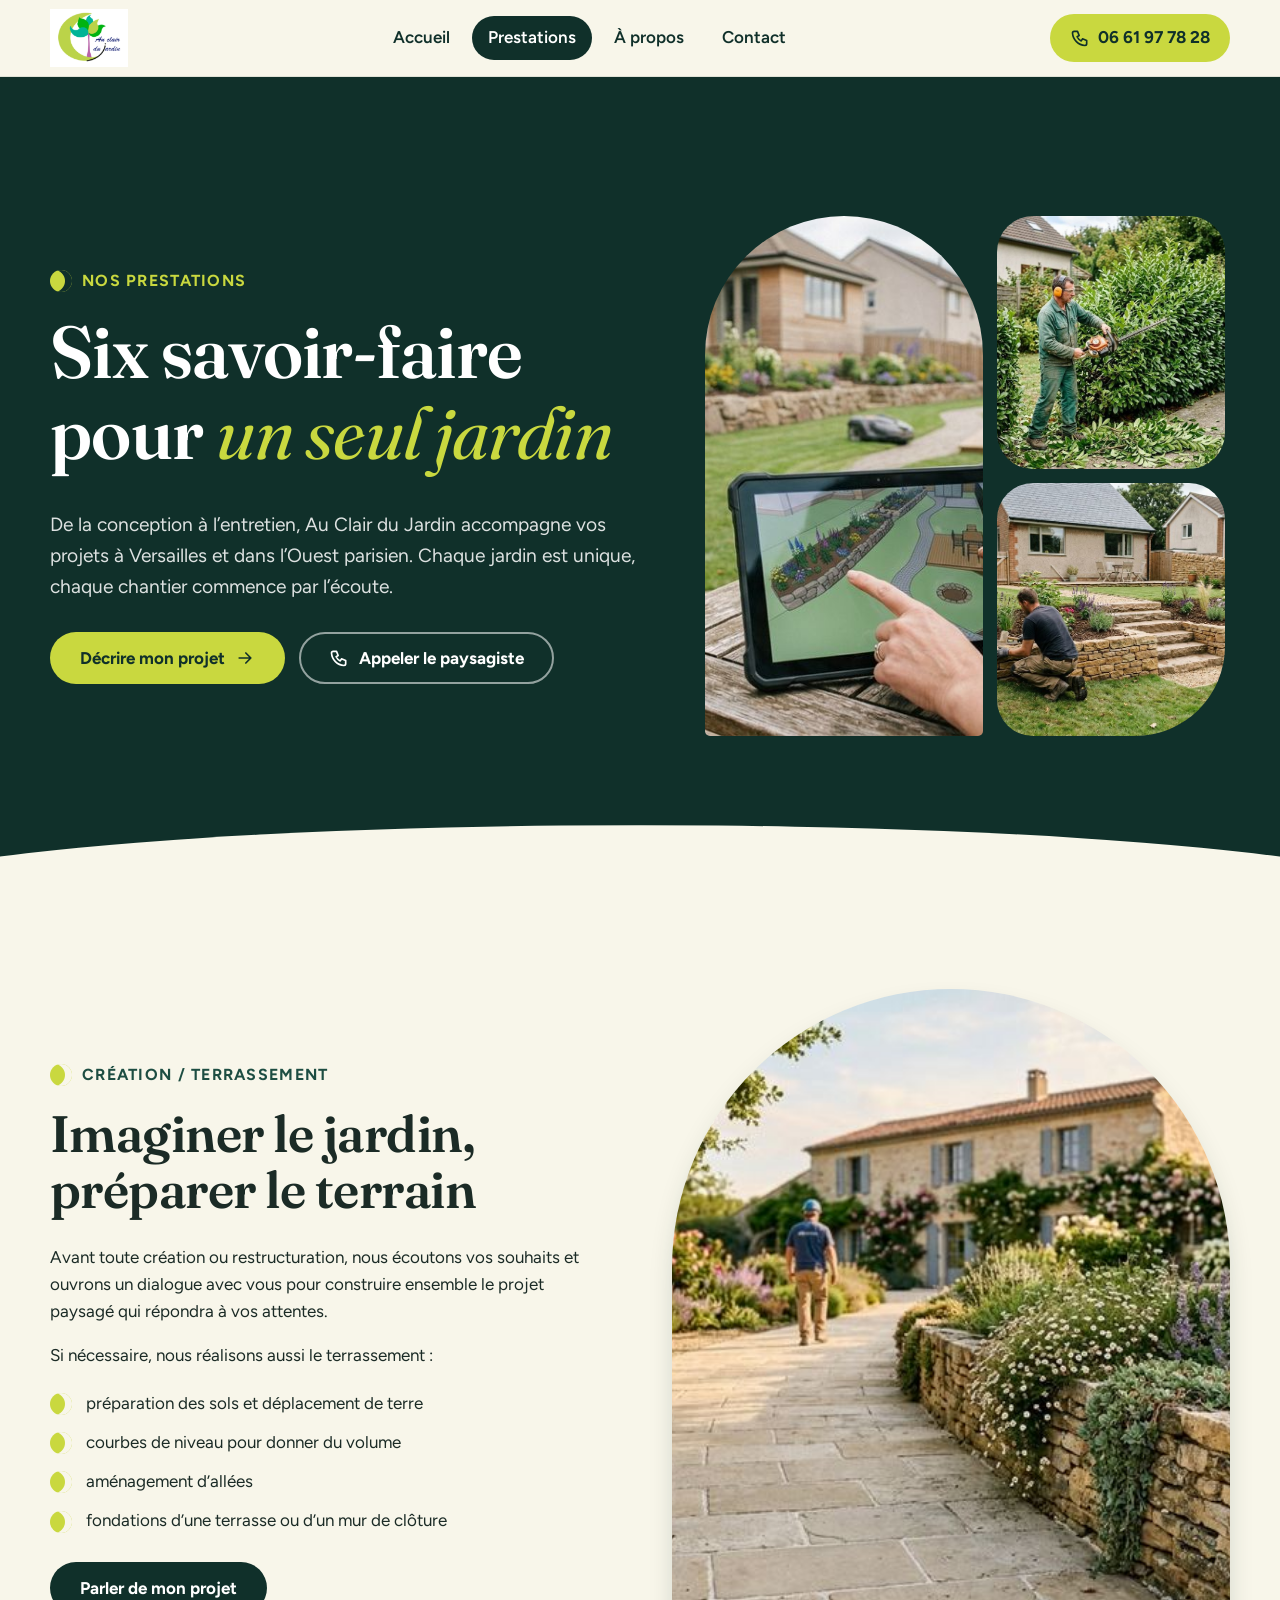
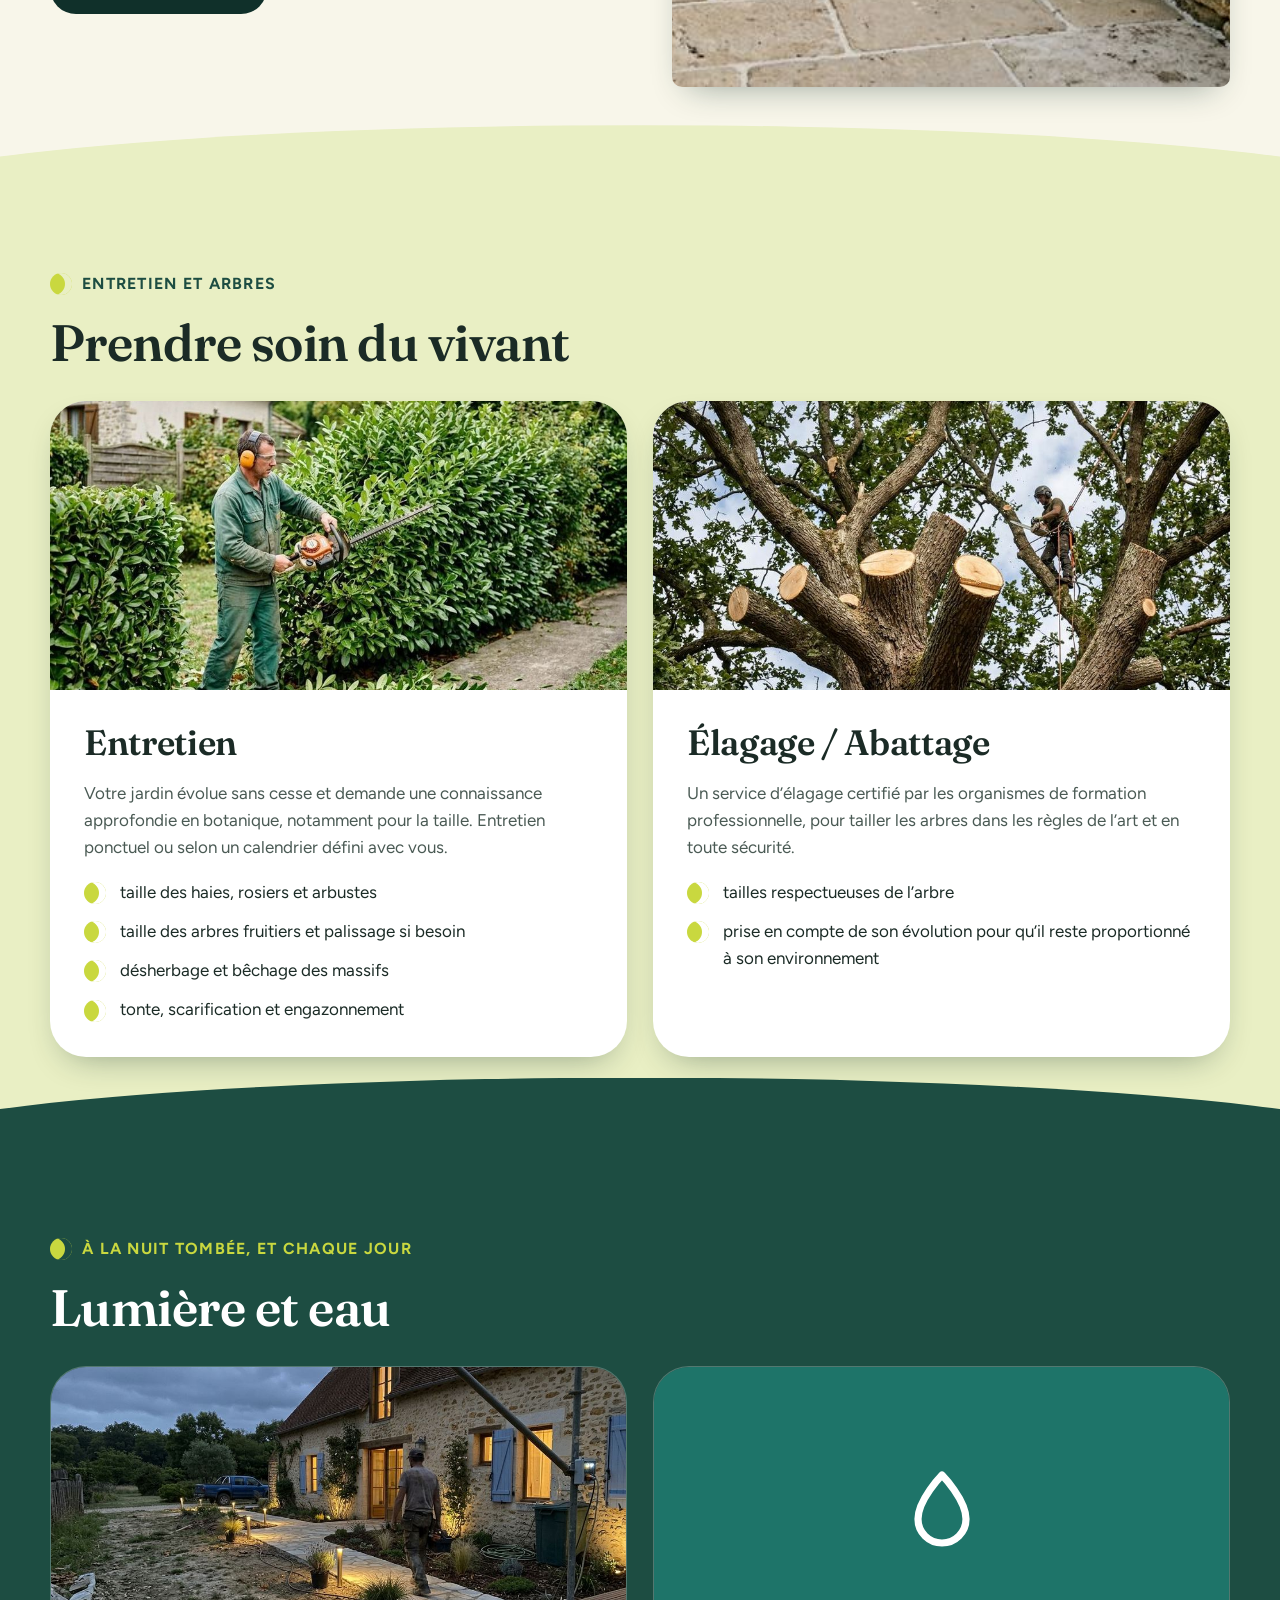
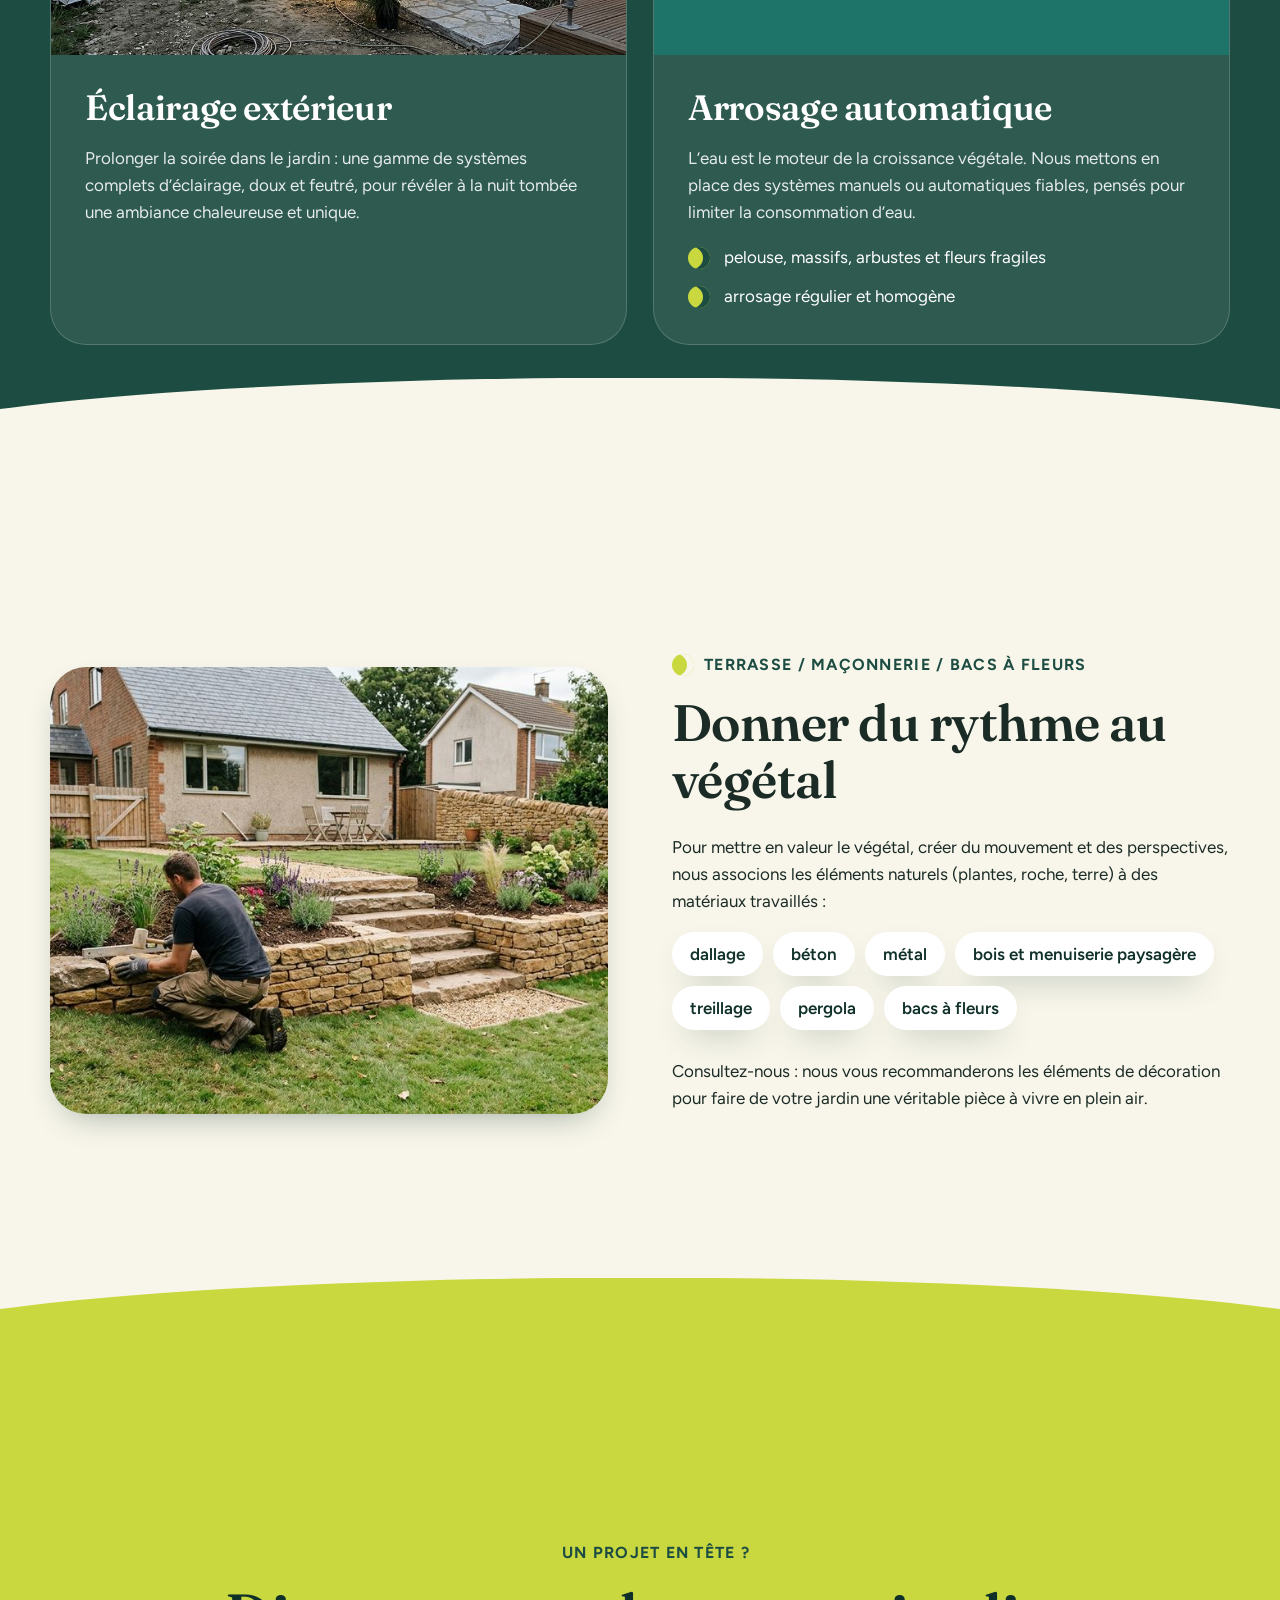
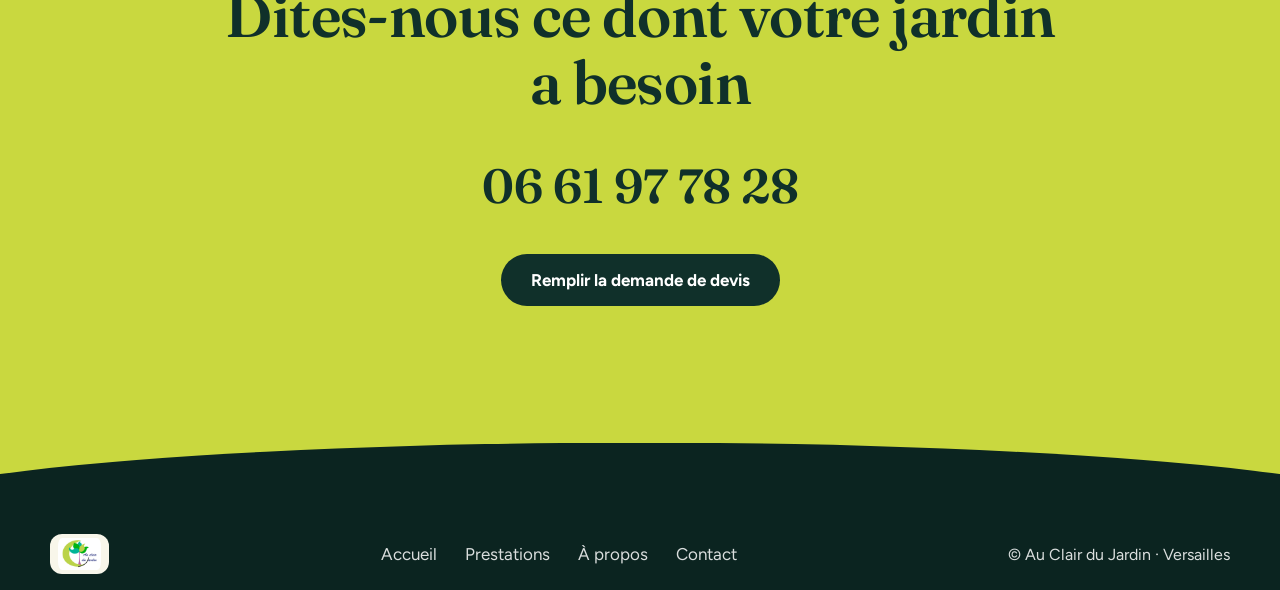
<file: prestations.html>
<!DOCTYPE html>
<html lang="fr">
<head>
<meta charset="utf-8">
<meta name="viewport" content="width=device-width,initial-scale=1">
<title>Prestations – Au Clair du Jardin, paysagiste à Versailles</title>
<meta name="description" content="Création et terrassement, entretien, élagage, éclairage, arrosage, terrasses et maçonnerie : les prestations d'Au Clair du Jardin, paysagiste à Versailles.">
<meta name="robots" content="noindex, nofollow">
<link rel="icon" href="images/logo.png" type="image/png">
<link rel="preconnect" href="https://fonts.googleapis.com">
<link rel="preconnect" href="https://fonts.gstatic.com" crossorigin>
<link rel="stylesheet" href="https://fonts.googleapis.com/css2?family=Figtree:wght@400;600;700;800&family=Fraunces:ital,opsz,wght@0,9..144,500;0,9..144,600;1,9..144,400&display=swap">
<link rel="stylesheet" href="css/style.css">
</head>
<body>
<svg width="0" height="0" style="position:absolute" aria-hidden="true" focusable="false">
  <symbol id="i-tel" viewBox="0 0 24 24"><path fill="none" stroke="currentColor" stroke-width="2" stroke-linecap="round" stroke-linejoin="round" d="M5 4h4l2 5-2.5 1.5a11 11 0 0 0 5 5L15 13l5 2v4a2 2 0 0 1-2 2A16 16 0 0 1 3 6a2 2 0 0 1 2-2z"/></symbol>
  <symbol id="i-plan" viewBox="0 0 24 24"><g fill="none" stroke="currentColor" stroke-width="1.8" stroke-linecap="round" stroke-linejoin="round"><path d="M4 20l1-4L17 4l3 3L8 19z"/><path d="M14 7l3 3"/></g></symbol>
  <symbol id="i-feuille" viewBox="0 0 24 24"><g fill="none" stroke="currentColor" stroke-width="1.8" stroke-linecap="round" stroke-linejoin="round"><path d="M5 19C5 9 11 4 20 4c0 9-5 15-15 15z"/><path d="M5 19l9-9"/></g></symbol>
  <symbol id="i-arbre" viewBox="0 0 24 24"><g fill="none" stroke="currentColor" stroke-width="1.8" stroke-linecap="round" stroke-linejoin="round"><circle cx="12" cy="9" r="6"/><path d="M12 15v6M9 21h6M12 12l-2.5-2M12 11l2.5-2"/></g></symbol>
  <symbol id="i-lampe" viewBox="0 0 24 24"><g fill="none" stroke="currentColor" stroke-width="1.8" stroke-linecap="round" stroke-linejoin="round"><path d="M9 18h6M10 21h4M12 3a6 6 0 0 0-3.5 10.9c.6.5 1 1.2 1 2.1h5c0-.9.4-1.6 1-2.1A6 6 0 0 0 12 3z"/></g></symbol>
  <symbol id="i-goutte" viewBox="0 0 24 24"><g fill="none" stroke="currentColor" stroke-width="1.8" stroke-linecap="round" stroke-linejoin="round"><path d="M12 3s6 6.2 6 11a6 6 0 0 1-12 0c0-4.800 6-11 6-11z"/></g></symbol>
  <symbol id="i-briques" viewBox="0 0 24 24"><g fill="none" stroke="currentColor" stroke-width="1.8" stroke-linecap="round" stroke-linejoin="round"><rect x="3" y="5" width="18" height="14" rx="2"/><path d="M3 12h18M9 5v7M15 12v7"/></g></symbol>
  <symbol id="i-maison" viewBox="0 0 24 24"><g fill="none" stroke="currentColor" stroke-width="1.8" stroke-linecap="round" stroke-linejoin="round"><path d="M3 11l9-7 9 7M5 10v10h14V10M10 20v-6h4v6"/></g></symbol>
  <symbol id="i-ecole" viewBox="0 0 24 24"><g fill="none" stroke="currentColor" stroke-width="1.8" stroke-linecap="round" stroke-linejoin="round"><path d="M2 9l10-5 10 5-10 5zM6 11v5c0 1.500 3 3 6 3s6-1.500 6-3v-5"/></g></symbol>
  <symbol id="i-immeuble" viewBox="0 0 24 24"><g fill="none" stroke="currentColor" stroke-width="1.8" stroke-linecap="round" stroke-linejoin="round"><path d="M5 21V4h9v17M14 9h5v12M3 21h18M8 8h3M8 12h3M8 16h3"/></g></symbol>
  <symbol id="i-eglise" viewBox="0 0 24 24"><g fill="none" stroke="currentColor" stroke-width="1.8" stroke-linecap="round" stroke-linejoin="round"><path d="M12 2v5M10 4.500h4M7 21V12l5-5 5 5v9M3 21h18M10 21v-5h4v5"/></g></symbol>
  <symbol id="i-fleche" viewBox="0 0 24 24"><path fill="none" stroke="currentColor" stroke-width="2" stroke-linecap="round" stroke-linejoin="round" d="M5 12h14M13 6l6 6-6 6"/></symbol>
  <symbol id="i-etoile" viewBox="0 0 24 24"><path fill="currentColor" d="M12 1c.8 6 3.200 9.200 11 11-7.800 1.800-10.200 5-11 11-.8-6-3.200-9.200-11-11 7.800-1.800 10.200-5 11-11z"/></symbol>
</svg>
<a class="skip" href="#contenu">Aller au contenu</a>

<header class="site-header">
  <div class="wrap bar">
    <a class="logo" href="https://webaunet.github.io/au-clair-du-jardin/" aria-label="Au Clair du Jardin – accueil"><img src="images/logo.png" width="263" height="195" alt="Au Clair du Jardin"></a>
    <nav class="nav" id="nav" aria-label="Navigation principale">
      <ul class="nav-list">
        <li><a href="index.html">Accueil</a></li>
        <li><a href="prestations.html" aria-current="page">Prestations</a></li>
        <li><a href="a-propos.html">À propos</a></li>
        <li><a href="contact.html">Contact</a></li>
      </ul>
    </nav>
    <div class="bar-actions">
      <a class="call" href="tel:+33661977828" aria-label="Appeler le 06 61 97 78 28"><svg aria-hidden="true"><use href="#i-tel"/></svg><span>06 61 97 78 28</span></a>
      <button class="burger" type="button" aria-expanded="false" aria-controls="nav" aria-label="Ouvrir le menu"><span></span><span></span><span></span></button>
    </div>
  </div>
</header>

<main id="contenu">

<section class="s s-dark hero bg-nuit nx-creme" aria-labelledby="t-h">
  <div class="wrap hero-grid">
    <div>
      <span class="eyebrow">Nos prestations</span>
      <h1 id="t-h">Six savoir-faire pour <em>un seul jardin</em></h1>
      <p class="lead">De la conception à l’entretien, Au Clair du Jardin accompagne vos projets à Versailles et dans l’Ouest parisien. Chaque jardin est unique, chaque chantier commence par l’écoute.</p>
      <div class="actions">
        <a class="btn btn-lune" href="contact.html">Décrire mon projet <svg aria-hidden="true"><use href="#i-fleche"/></svg></a>
        <a class="btn btn-contour" href="tel:+33661977828"><svg aria-hidden="true"><use href="#i-tel"/></svg>Appeler le paysagiste</a>
      </div>
    </div>
    <div class="mosaic">
      <img src="images/conception-jardin.jpg" width="1000" height="545" alt="Projet de jardin présenté sur une tablette, devant un jardin aménagé">
      <img src="images/taille-haies.jpg" width="900" height="672" alt="Jardinier taillant une haie au taille-haie électrique">
      <img src="images/maconnerie-paysagere.jpg" width="1000" height="545" alt="Maçon montant un muret de pierre et des marches dans un jardin en terrasses">
    </div>
  </div>
</section>

<section class="s bg-creme nx-pale" id="creation" aria-labelledby="t-cr">
  <div class="wrap split">
    <div class="rv">
      <span class="eyebrow">Création / Terrassement</span>
      <h2 id="t-cr">Imaginer le jardin, préparer le terrain</h2>
      <p>Avant toute création ou restructuration, nous écoutons vos souhaits et ouvrons un dialogue avec vous pour construire ensemble le projet paysagé qui répondra à vos attentes.</p>
      <p>Si nécessaire, nous réalisons aussi le terrassement :</p>
      <ul class="coches">
        <li>préparation des sols et déplacement de terre</li>
        <li>courbes de niveau pour donner du volume</li>
        <li>aménagement d’allées</li>
        <li>fondations d’une terrasse ou d’un mur de clôture</li>
      </ul>
      <a class="btn btn-nuit" href="contact.html">Parler de mon projet</a>
    </div>
    <div class="vig arche rv"><img src="images/allee-dallee.jpg" width="900" height="491" loading="lazy" alt="Allée dallée en pierre claire longeant un muret fleuri, devant une maison"></div>
  </div>
</section>

<section class="s bg-pale nx-foret" aria-labelledby="t-en">
  <div class="wrap">
    <div class="tete rv">
      <div><span class="eyebrow">Entretien et arbres</span><h2 id="t-en">Prendre soin du vivant</h2></div>
    </div>
    <div class="paire">
      <article class="gros rv" id="entretien">
        <div class="vis"><img src="images/taille-haies.jpg" width="900" height="672" loading="lazy" alt="Jardinier taillant une haie au taille-haie électrique"></div>
        <div class="corps">
          <h2>Entretien</h2>
          <p>Votre jardin évolue sans cesse et demande une connaissance approfondie en botanique, notamment pour la taille. Entretien ponctuel ou selon un calendrier défini avec vous.</p>
          <ul class="coches"><li>taille des haies, rosiers et arbustes</li><li>taille des arbres fruitiers et palissage si besoin</li><li>désherbage et bêchage des massifs</li><li>tonte, scarification et engazonnement</li></ul>
        </div>
      </article>
      <article class="gros rv" id="elagage">
        <div class="vis"><img src="images/elagage-arbre.jpg" width="900" height="491" loading="lazy" alt="Grand arbre élagué, avec un grimpeur dans la couronne"></div>
        <div class="corps">
          <h2>Élagage / Abattage</h2>
          <p>Un service d’élagage certifié par les organismes de formation professionnelle, pour tailler les arbres dans les règles de l’art et en toute sécurité.</p>
          <ul class="coches"><li>tailles respectueuses de l’arbre</li><li>prise en compte de son évolution pour qu’il reste proportionné à son environnement</li></ul>
        </div>
      </article>
    </div>
  </div>
</section>

<section class="s s-dark bg-foret nx-creme" aria-labelledby="t-nu">
  <div class="wrap">
    <div class="tete rv">
      <div><span class="eyebrow">À la nuit tombée, et chaque jour</span><h2 id="t-nu">Lumière et eau</h2></div>
    </div>
    <div class="duo">
      <article class="gros rv" id="eclairage">
        <div class="vis"><img src="images/eclairage-jardin.jpg" width="1000" height="545" loading="lazy" alt="Jardin éclairé au crépuscule par de petites bornes lumineuses le long d’une allée"></div>
        <div class="corps">
          <h2>Éclairage extérieur</h2>
          <p>Prolonger la soirée dans le jardin : une gamme de systèmes complets d’éclairage, doux et feutré, pour révéler à la nuit tombée une ambiance chaleureuse et unique.</p>
        </div>
      </article>
      <article class="gros rv" id="arrosage">
        <div class="vis ico" role="img" aria-label="Illustration : goutte d’eau"><svg aria-hidden="true"><use href="#i-goutte"/></svg></div>
        <div class="corps">
          <h2>Arrosage automatique</h2>
          <p>L’eau est le moteur de la croissance végétale. Nous mettons en place des systèmes manuels ou automatiques fiables, pensés pour limiter la consommation d’eau.</p>
          <ul class="coches"><li>pelouse, massifs, arbustes et fleurs fragiles</li><li>arrosage régulier et homogène</li></ul>
        </div>
      </article>
    </div>
  </div>
</section>

<section class="s bg-creme nx-lune" id="terrasse" aria-labelledby="t-te">
  <div class="wrap split inv">
    <div class="rv">
      <span class="eyebrow">Terrasse / Maçonnerie / Bacs à fleurs</span>
      <h2 id="t-te">Donner du rythme au végétal</h2>
      <p>Pour mettre en valeur le végétal, créer du mouvement et des perspectives, nous associons les éléments naturels (plantes, roche, terre) à des matériaux travaillés :</p>
      <ul class="puces"><li>dallage</li><li>béton</li><li>métal</li><li>bois et menuiserie paysagère</li><li>treillage</li><li>pergola</li><li>bacs à fleurs</li></ul>
      <p>Consultez-nous : nous vous recommanderons les éléments de décoration pour faire de votre jardin une véritable pièce à vivre en plein air.</p>
    </div>
    <div class="vig rv"><img src="images/maconnerie-paysagere.jpg" width="1000" height="545" loading="lazy" alt="Maçon montant un muret de pierre et des marches dans un jardin en terrasses"></div>
  </div>
</section>

<section class="s cta court bg-lune nx-pied" aria-labelledby="t-ct">
  <div class="wrap rv">
    <span class="eyebrow">Un projet en tête ?</span>
    <h2 id="t-ct">Dites-nous ce dont votre jardin a besoin</h2>
    <a class="grand" href="tel:+33661977828">06 61 97 78 28</a>
    <div class="actions">
      <a class="btn btn-nuit" href="contact.html">Remplir la demande de devis</a>
    </div>
  </div>
</section>

</main>


<footer class="site-footer">
  <div class="wrap pied">
    <img src="images/logo.png" width="263" height="195" alt="Au Clair du Jardin" loading="lazy">
    <ul>
      <li><a href="index.html">Accueil</a></li>
      <li><a href="prestations.html">Prestations</a></li>
      <li><a href="a-propos.html">À propos</a></li>
      <li><a href="contact.html">Contact</a></li>
    </ul>
    <small>© Au Clair du Jardin · Versailles</small>
  </div>
</footer>
<script src="js/main.js"></script>
</body>
</html>
</file>
<file: css/style.css>
:root{
  --nuit:#10302A;--nuit-2:#0B2420;--foret:#1D4D42;--lune:#C9D83F;--lune-pale:#E9EFC4;
  --creme:#F8F6EA;--blanc:#FFFFFF;--encre:#1B2B26;--gris:#4A5A54;--teal:#2A9D8F;--teal-d:#1E7469;--prune:#7B4A86;
  --r:22px;--r-lg:36px;--ombre:0 14px 34px -16px rgba(16,48,42,.45);
  --titre:"Fraunces",Georgia,"Times New Roman",serif;--texte:"Figtree",system-ui,-apple-system,"Segoe UI",Roboto,sans-serif;
  --h-header:76px;--wrap:1180px;
}
*{box-sizing:border-box}
html{scroll-behavior:smooth;scroll-padding-top:calc(var(--h-header) + 12px)}
body{margin:0;font-family:var(--texte);font-size:1.0625rem;line-height:1.6;color:var(--encre);background:var(--creme);-webkit-text-size-adjust:100%}
img{max-width:100%;height:auto;display:block}
a{color:inherit}
h1,h2,h3{font-family:var(--titre);font-weight:600;line-height:1.1;margin:0 0 .5em;letter-spacing:-.01em}
h1{font-size:clamp(2.6rem,6vw,4.6rem)}
h2{font-size:clamp(2rem,4vw,3.2rem)}
h3{font-size:1.4rem}
p{margin:0 0 1em}
em{font-style:italic;color:inherit}
.wrap{width:min(100% - 40px,var(--wrap));margin-inline:auto}
:focus-visible{outline:3px solid var(--teal);outline-offset:3px;border-radius:6px}
.sr{position:absolute;width:1px;height:1px;overflow:hidden;clip:rect(0 0 0 0);white-space:nowrap}
.skip{position:absolute;left:12px;top:-60px;background:var(--nuit);color:#fff;padding:12px 18px;border-radius:12px;z-index:200}
.skip:focus{top:10px}

/* Boutons */
.btn{display:inline-flex;align-items:center;justify-content:center;gap:10px;min-height:52px;padding:0 28px;border-radius:999px;font-weight:700;font-size:1.0625rem;text-decoration:none;border:2px solid transparent;cursor:pointer;transition:transform .2s,background .2s,color .2s,box-shadow .2s}
.btn:hover{transform:translateY(-2px)}
.btn svg{width:20px;height:20px;flex:none}
.btn-lune{background:var(--lune);color:var(--nuit)}
.btn-lune:hover{background:#D8E659;box-shadow:0 10px 24px -10px rgba(201,216,63,.8)}
.btn-contour{border-color:rgba(255,255,255,.55);color:#fff}
.btn-contour:hover{background:rgba(255,255,255,.12)}
.btn-nuit{background:var(--nuit);color:#fff}
.btn-nuit:hover{background:var(--foret)}
.btn-contour-nuit{border-color:var(--nuit);color:var(--nuit)}
.btn-contour-nuit:hover{background:rgba(16,48,42,.08)}

/* En-tête */
.site-header{position:sticky;top:0;z-index:100;background:rgba(248,246,234,.96);backdrop-filter:blur(8px);border-bottom:1px solid rgba(16,48,42,.1)}
.bar{display:flex;align-items:center;justify-content:space-between;gap:16px;height:var(--h-header)}
.logo{display:flex;align-items:center;flex:none}
.logo img{height:58px;width:auto}
.nav-list{display:flex;gap:6px;list-style:none;margin:0;padding:0}
.nav-list a{display:flex;align-items:center;min-height:44px;padding:0 16px;border-radius:999px;text-decoration:none;font-weight:600;color:var(--nuit);transition:background .2s}
.nav-list a:hover{background:var(--lune-pale)}
.nav-list a[aria-current="page"]{background:var(--nuit);color:#fff}
.bar-actions{display:flex;align-items:center;gap:10px}
.call{display:inline-flex;align-items:center;gap:8px;min-height:48px;padding:0 20px;border-radius:999px;background:var(--lune);color:var(--nuit);font-weight:700;text-decoration:none;white-space:nowrap}
.call:hover{background:#D8E659}
.call svg{width:20px;height:20px}
.burger{display:none;width:48px;height:48px;border:2px solid var(--nuit);border-radius:50%;background:transparent;cursor:pointer;align-items:center;justify-content:center;flex-direction:column;gap:5px;padding:0}
.burger span{display:block;width:20px;height:2px;background:var(--nuit);border-radius:2px;transition:transform .25s,opacity .2s}
.burger[aria-expanded="true"] span:nth-child(1){transform:translateY(7px) rotate(45deg)}
.burger[aria-expanded="true"] span:nth-child(2){opacity:0}
.burger[aria-expanded="true"] span:nth-child(3){transform:translateY(-7px) rotate(-45deg)}

/* Sections et transitions courbes */
.s{position:relative;background:var(--bg);color:var(--fg,var(--encre));min-height:100svh;padding:clamp(48px,5.5vw,76px) 0 clamp(72px,7.5vw,104px);display:flex;align-items:center}
.s>.wrap{width:min(100% - 40px,var(--wrap))}
.s::after{content:"";position:absolute;left:0;right:0;bottom:-1px;height:clamp(40px,6vw,84px);background:var(--next);clip-path:ellipse(62% 100% at 50% 100%);pointer-events:none}
.s-dark{--fg:#fff}
.eyebrow{display:inline-flex;align-items:center;gap:10px;font-weight:700;letter-spacing:.08em;text-transform:uppercase;font-size:1rem;color:var(--foret);margin-bottom:18px}
.eyebrow::before{content:"";width:22px;height:22px;border-radius:50%;background:var(--lune);box-shadow:inset -7px 0 0 0 var(--bg)}
.s-dark .eyebrow{color:var(--lune)}
.lead{font-size:1.2rem;color:var(--gris);max-width:58ch}
.s-dark .lead{color:rgba(255,255,255,.86)}

/* Héro */
.hero{--bg:var(--nuit);--next:var(--creme);min-height:calc(100svh - var(--h-header))}
.hero-grid{display:grid;grid-template-columns:1.05fr .95fr;gap:clamp(32px,5vw,72px);align-items:center}
.hero h1{color:var(--fg,#fff)}
.hero h1 em{color:var(--lune);font-weight:400}
.actions{display:flex;flex-wrap:wrap;gap:14px;margin-top:30px}
.moon{position:relative;width:min(100%,520px);aspect-ratio:1;margin-inline:auto}
.moon::before{content:"";position:absolute;inset:0 18% 18% 0;border-radius:50%;background:var(--lune)}
.moon .photo{position:absolute;inset:10% 0 0 14%;border-radius:50%;overflow:hidden;box-shadow:0 30px 60px -28px rgba(0,0,0,.7);border:6px solid var(--nuit)}
.moon .photo img{width:100%;height:100%;object-fit:cover}
.moon .etoile{position:absolute;right:2%;top:0;width:54px;height:54px;color:var(--lune)}
.badge{position:absolute;left:-2%;bottom:6%;background:var(--creme);color:var(--nuit);border-radius:var(--r);padding:14px 20px;box-shadow:var(--ombre);font-weight:600;line-height:1.3}
.badge b{display:block;font-family:var(--titre);font-size:1.6rem}

/* Prestations */
.prest{--bg:var(--creme);--next:var(--lune-pale)}
.tete{display:flex;justify-content:space-between;align-items:flex-end;gap:24px;flex-wrap:wrap;margin-bottom:30px}
.tete h2{margin:0;max-width:16ch}
.cartes{display:grid;grid-template-columns:repeat(3,1fr);gap:24px}
.carte{background:var(--blanc);border-radius:var(--r);overflow:hidden;box-shadow:var(--ombre);display:flex;flex-direction:column;transition:transform .25s}
.carte:hover{transform:translateY(-6px)}
.carte .vis{aspect-ratio:2/1;overflow:hidden;position:relative}
.carte .vis img{width:100%;height:100%;object-fit:cover}
.carte .vis.ico{display:grid;place-items:center;background:var(--nuit);color:var(--lune)}
.carte .vis.ico.b{background:var(--teal);color:#fff}
.carte .vis.ico svg{width:92px;height:92px}
.carte .vis.ico::before{content:"";position:absolute;right:-30px;top:-30px;width:120px;height:120px;border-radius:50%;background:rgba(255,255,255,.1)}
.carte .corps{padding:24px 24px 28px;display:flex;flex-direction:column;flex:1}
.carte h3{display:flex;align-items:center;gap:10px;margin-bottom:.4em}
.carte h3 svg{width:26px;height:26px;color:var(--teal);flex:none}
.carte p{color:var(--gris);margin-bottom:1em}
.carte a.plus{margin-top:auto;font-weight:700;color:var(--foret);text-decoration:none;display:inline-flex;align-items:center;gap:8px;min-height:44px}
.carte a.plus:hover{text-decoration:underline}

.aussi{display:flex;flex-wrap:wrap;align-items:center;gap:10px;list-style:none;padding:0;margin:34px 0 0}
.aussi span{font-weight:700;color:var(--foret)}
.aussi a{display:inline-flex;align-items:center;gap:8px;min-height:48px;padding:0 20px;border-radius:999px;background:var(--nuit);color:#fff;font-weight:600;text-decoration:none;transition:background .2s}
.aussi a:hover{background:var(--teal-d)}
.aussi svg{width:20px;height:20px;color:var(--lune)}
/* À propos */
.apropos{--bg:var(--lune-pale);--next:var(--foret)}
.ap-grid{display:grid;grid-template-columns:1fr 1fr;gap:clamp(28px,5vw,72px);align-items:center}
.ap-photo{position:relative;isolation:isolate}
.ap-photo img{border-radius:var(--r-lg) var(--r-lg) var(--r-lg) 180px;aspect-ratio:4/5;object-fit:cover;width:100%;box-shadow:var(--ombre)}
.ap-photo::after{content:"";position:absolute;right:-14px;bottom:-14px;width:46%;aspect-ratio:1;border-radius:50%;background:var(--lune);z-index:-1}
.carte-ap{background:var(--blanc);border-radius:var(--r-lg);padding:clamp(26px,4vw,44px);box-shadow:var(--ombre)}
.carte-ap h2{font-size:clamp(1.8rem,3.4vw,2.6rem)}
.pour{display:flex;flex-wrap:wrap;gap:10px;list-style:none;padding:0;margin:22px 0 0}
.pour li{display:inline-flex;align-items:center;gap:8px;padding:10px 18px;border-radius:999px;background:var(--lune-pale);font-weight:600;color:var(--nuit);min-height:44px}
.pour li svg{width:20px;height:20px;color:var(--foret)}
.faits{display:grid;grid-template-columns:repeat(2,1fr);gap:14px;margin-top:26px}
.fait{border-radius:var(--r);padding:18px 20px;background:var(--nuit);color:#fff}
.fait:nth-child(2){background:var(--teal-d)}
.fait b{display:block;font-family:var(--titre);font-size:1.7rem;line-height:1.1;color:var(--lune);margin-bottom:4px}
.fait:nth-child(2) b{color:#fff}

/* Chantiers */
.chantiers{--bg:var(--foret);--next:var(--lune)}
.ch-grid{display:grid;grid-template-columns:.9fr 1.1fr;gap:clamp(28px,5vw,72px);align-items:center}
.ch-photo{position:relative}
.ch-photo img{width:100%;aspect-ratio:3/4;object-fit:cover;object-position:55% center;border-radius:999px 999px var(--r-lg) var(--r-lg);box-shadow:0 30px 60px -28px rgba(0,0,0,.7)}
.ch-liste{list-style:none;padding:0;margin:28px 0 0;display:grid;gap:14px;counter-reset:c}
.ch-liste li{counter-increment:c;display:flex;align-items:center;gap:18px;background:rgba(255,255,255,.08);border:1px solid rgba(255,255,255,.16);border-radius:var(--r);padding:18px 22px;font-family:var(--titre);font-size:1.3rem}
.ch-liste li::before{content:counter(c);flex:none;width:44px;height:44px;border-radius:50%;background:var(--lune);color:var(--nuit);display:grid;place-items:center;font-family:var(--texte);font-weight:800}
.ch-liste li span{display:block;font-family:var(--texte);font-size:1rem;color:rgba(255,255,255,.8)}

/* Appel final */
.cta{--bg:var(--lune);--next:var(--nuit-2);--fg:var(--nuit);min-height:72svh;text-align:center}
.cta .wrap{max-width:860px}
.cta h2{font-size:clamp(2.2rem,5vw,3.8rem)}
.cta .tel{display:block;font-family:var(--titre);font-size:clamp(2rem,6vw,3.4rem);font-weight:600;color:var(--nuit);text-decoration:none;margin:10px 0 4px}
.cta .tel:hover{text-decoration:underline}
.cta .mail{font-weight:600;color:var(--nuit);display:inline-flex;align-items:center;min-height:44px}
.cta .actions{justify-content:center}

/* Pied de page */
.site-footer{background:var(--nuit-2);color:rgba(255,255,255,.85);padding:14px 0}
.pied{display:flex;flex-wrap:wrap;align-items:center;justify-content:space-between;gap:14px 28px}
.pied img{height:40px;width:auto;background:var(--creme);border-radius:12px;padding:4px 8px}
.pied ul{display:flex;flex-wrap:wrap;gap:4px 8px;list-style:none;margin:0;padding:0}
.pied ul a{display:inline-flex;align-items:center;min-height:44px;padding:0 10px;text-decoration:none}
.pied ul a:hover{text-decoration:underline}
.pied small{font-size:1rem}

/* Animations discrètes */
.rv{opacity:0;transform:translateY(22px);transition:opacity .7s,transform .7s}
.rv.on{opacity:1;transform:none}
@media (prefers-reduced-motion:reduce){.rv{opacity:1;transform:none;transition:none}html{scroll-behavior:auto}.btn,.carte{transition:none}}

/* Responsive */
@media (max-width:980px){
  .burger{display:flex}
  .nav{position:fixed;left:0;right:0;top:var(--h-header);background:var(--creme);padding:14px 20px 22px;border-bottom:1px solid rgba(16,48,42,.15);box-shadow:0 24px 30px -20px rgba(16,48,42,.4);display:none}
  .nav.open{display:block}
  .nav-list{flex-direction:column;gap:4px}
  .nav-list a{min-height:48px;font-size:1.125rem}
  .hero-grid,.ap-grid,.ch-grid{grid-template-columns:1fr}
  .moon{width:min(100%,420px)}
  .cartes{grid-template-columns:repeat(2,1fr)}
  .ch-photo{max-width:380px;margin-inline:auto}
  .ap-photo{max-width:460px;margin-inline:auto}
  .s{min-height:auto}
  .hero{min-height:auto}
}
@media (max-width:640px){
  :root{--h-header:68px}
  .logo img{height:50px}
  .call span{display:none}
  .call{width:48px;padding:0;justify-content:center}
  .cartes{grid-template-columns:1fr}
  .faits{grid-template-columns:1fr}
  .actions .btn{width:100%}
  .badge{left:0}
}

/* Fonds et transitions (une classe fond + une classe suivante par section) */
.bg-creme{--bg:var(--creme);--fg:var(--encre)}.bg-pale{--bg:var(--lune-pale);--fg:var(--encre)}.bg-blanc{--bg:#fff;--fg:var(--encre)}
.bg-foret{--bg:var(--foret);--fg:#fff}.bg-nuit{--bg:var(--nuit);--fg:#fff}.bg-lune{--bg:var(--lune);--fg:var(--nuit)}
.nx-creme{--next:var(--creme)}.nx-pale{--next:var(--lune-pale)}.nx-blanc{--next:#fff}.nx-foret{--next:var(--foret)}
.nx-nuit{--next:var(--nuit)}.nx-lune{--next:var(--lune)}.nx-pied{--next:var(--nuit-2)}

/* Composants des pages intérieures */
.split{display:grid;grid-template-columns:1fr 1fr;gap:clamp(28px,5vw,72px);align-items:center}
.split.inv>:first-child{order:2}
.vig img{width:100%;aspect-ratio:5/4;object-fit:cover;border-radius:var(--r-lg);box-shadow:var(--ombre)}
.vig.arche img{border-radius:999px 999px var(--r-lg) var(--r-lg);aspect-ratio:4/5}
.mosaic{display:grid;grid-template-columns:1.1fr .9fr;grid-template-rows:1fr 1fr;gap:14px;width:min(100%,520px);aspect-ratio:1;margin-inline:auto}
.mosaic img{width:100%;height:100%;object-fit:cover;border-radius:var(--r-lg);min-height:0}
.mosaic img:nth-child(1){grid-row:span 2;border-radius:999px 999px var(--r-lg) var(--r-lg);object-position:57% center}
.mosaic img:nth-child(3){border-radius:var(--r-lg) var(--r-lg) 90px var(--r-lg)}
.coches{list-style:none;padding:0;margin:20px 0 28px;display:grid;gap:12px}
.coches li{position:relative;padding-left:36px}
.coches li::before{content:"";position:absolute;left:0;top:.2em;width:22px;height:22px;border-radius:50%;background:var(--lune);box-shadow:inset -7px 0 0 0 var(--bg)}
.paire,.duo{display:grid;grid-template-columns:1fr 1fr;gap:26px}
.gros{background:#fff;border-radius:var(--r-lg);overflow:hidden;box-shadow:var(--ombre);display:flex;flex-direction:column}
.gros .vis{aspect-ratio:2/1;overflow:hidden;position:relative}
.gros .vis img{width:100%;height:100%;object-fit:cover}
.gros .vis.ico{display:grid;place-items:center;background:var(--teal-d);color:#fff}
.gros .vis.ico svg{width:96px;height:96px}
.gros .corps{padding:clamp(22px,3vw,34px)}
.gros h2{font-size:clamp(1.6rem,2.8vw,2.2rem)}
.gros p{color:var(--gris)}
.gros .coches{margin:14px 0 0}
.gros .coches li{color:var(--encre)}
.gros .coches li::before{box-shadow:inset -7px 0 0 0 #fff}
.duo .gros{background:rgba(255,255,255,.08);border:1px solid rgba(255,255,255,.18);box-shadow:none}
.duo .gros p{color:rgba(255,255,255,.88)}
.duo .gros .coches li{color:#fff}
.duo .gros .coches li::before{box-shadow:inset -7px 0 0 0 var(--foret)}
.puces{display:flex;flex-wrap:wrap;gap:10px;list-style:none;padding:0;margin:0 0 28px}
.puces li{display:inline-flex;align-items:center;min-height:44px;padding:0 18px;border-radius:999px;background:#fff;color:var(--nuit);font-weight:600;box-shadow:var(--ombre)}
.etapes{display:grid;grid-template-columns:repeat(3,1fr);gap:20px;margin-top:38px}
.etape{border-radius:var(--r-lg);padding:30px;color:#fff}
.etape:nth-child(1){background:var(--teal-d)}.etape:nth-child(2){background:var(--prune)}.etape:nth-child(3){background:#2D6A4F}
.etape svg{width:52px;height:52px;color:var(--lune);margin-bottom:14px}
.etape h3{color:#fff}
.etape p{margin:0;color:rgba(255,255,255,.92)}
.quatre{display:grid;grid-template-columns:repeat(4,1fr);gap:18px;margin-top:34px}
.quatre li{list-style:none;background:#fff;border-radius:var(--r);padding:28px 24px;box-shadow:var(--ombre);font-family:var(--titre);font-size:1.3rem;font-weight:600;color:var(--nuit)}
.quatre svg{width:48px;height:48px;color:var(--teal-d);display:block;margin-bottom:12px}
.quatre{padding:0}
.faits-col{display:grid;gap:16px}
.faits-col .fait{padding:26px 28px;font-size:1.1rem}
.faits-col .fait b{font-size:2rem}
.faits-col .fait:nth-child(3){background:var(--prune)}
.faits-col .fait:nth-child(3) b{color:#fff}
.coord{display:grid;gap:14px;list-style:none;padding:0;margin:0}
.coord a,.coord div{display:flex;align-items:center;gap:16px;min-height:76px;padding:16px 22px;border-radius:var(--r);background:rgba(255,255,255,.1);border:1px solid rgba(255,255,255,.2);color:#fff;text-decoration:none}
.coord a:hover{background:rgba(255,255,255,.18)}
.coord svg{width:34px;height:34px;color:var(--lune);flex:none}
.coord small{display:block;font-size:1rem;color:rgba(255,255,255,.8)}
.coord b{font-family:var(--titre);font-size:1.3rem;font-weight:600;word-break:break-word}

/* Formulaire */
.form-grid{display:grid;grid-template-columns:1.15fr .85fr;gap:clamp(28px,5vw,64px);align-items:start}
.form-card{background:#fff;border-radius:var(--r-lg);padding:clamp(22px,3vw,34px);box-shadow:var(--ombre)}
.form-card h2{font-size:clamp(1.7rem,3vw,2.3rem)}
.champ{display:grid;gap:6px;margin-bottom:14px}
.champ label{font-weight:700;color:var(--nuit)}
.champ .opt{font-weight:400;color:var(--gris)}
.champ input,.champ select,.champ textarea{width:100%;min-height:48px;padding:10px 16px;font:inherit;font-size:1rem;color:var(--encre);background:#fff;border:2px solid #A9B8AF;border-radius:14px}
.champ textarea{min-height:96px;resize:vertical}
.champ input:focus-visible,.champ select:focus-visible,.champ textarea:focus-visible{outline:3px solid var(--teal);outline-offset:2px;border-color:var(--teal-d)}
.champ [aria-invalid="true"]{border-color:#A12626}
.err{margin:0;color:#A12626;font-weight:600;font-size:1rem}
.err:empty{display:none}
.form-card .btn{width:100%}
.recap{margin-top:8px}
.recap[hidden]{display:none}
.recap .ok{display:flex;align-items:center;gap:12px;font-weight:700;color:var(--nuit);font-size:1.15rem}
.recap .ok::before{content:"";flex:none;width:28px;height:28px;border-radius:50%;background:var(--lune);box-shadow:inset -9px 0 0 0 #fff}
.recap pre{white-space:pre-wrap;word-break:break-word;font:inherit;background:var(--lune-pale);border-radius:var(--r);padding:18px 20px;margin:14px 0}
.recap .actions{margin-top:0}
.recap .actions .btn{width:auto;flex:1 1 180px}
.copie{min-height:1.4em;font-weight:600;color:var(--foret);margin:10px 0 0}
.aside-card{border-radius:var(--r-lg);overflow:hidden;box-shadow:var(--ombre);background:var(--nuit);color:#fff}
.aside-card img{width:100%;aspect-ratio:4/3;object-fit:cover}
.aside-card div{padding:24px 26px}
.aside-card p{margin:0;color:rgba(255,255,255,.9)}
.aside-card b{font-family:var(--titre);font-size:1.4rem;display:block;margin-bottom:6px}
.cta.court{min-height:85svh}
.cta .grand{display:block;font-family:var(--titre);font-size:clamp(1.9rem,5vw,3rem);font-weight:600;color:var(--nuit);text-decoration:none}
@media (max-width:980px){
  .split,.paire,.duo,.form-grid{grid-template-columns:1fr}
  .paire,.duo{max-width:900px;margin-inline:auto}
  .split.inv>:first-child{order:0}
  .etapes{grid-template-columns:1fr}
  .quatre{grid-template-columns:repeat(2,1fr)}
  .mosaic{width:min(100%,420px)}
  .vig{max-width:560px;margin-inline:auto;width:100%}
}
@media (max-width:640px){
  .quatre{grid-template-columns:1fr}
  .recap .actions .btn{flex-basis:100%}
}
</file>
